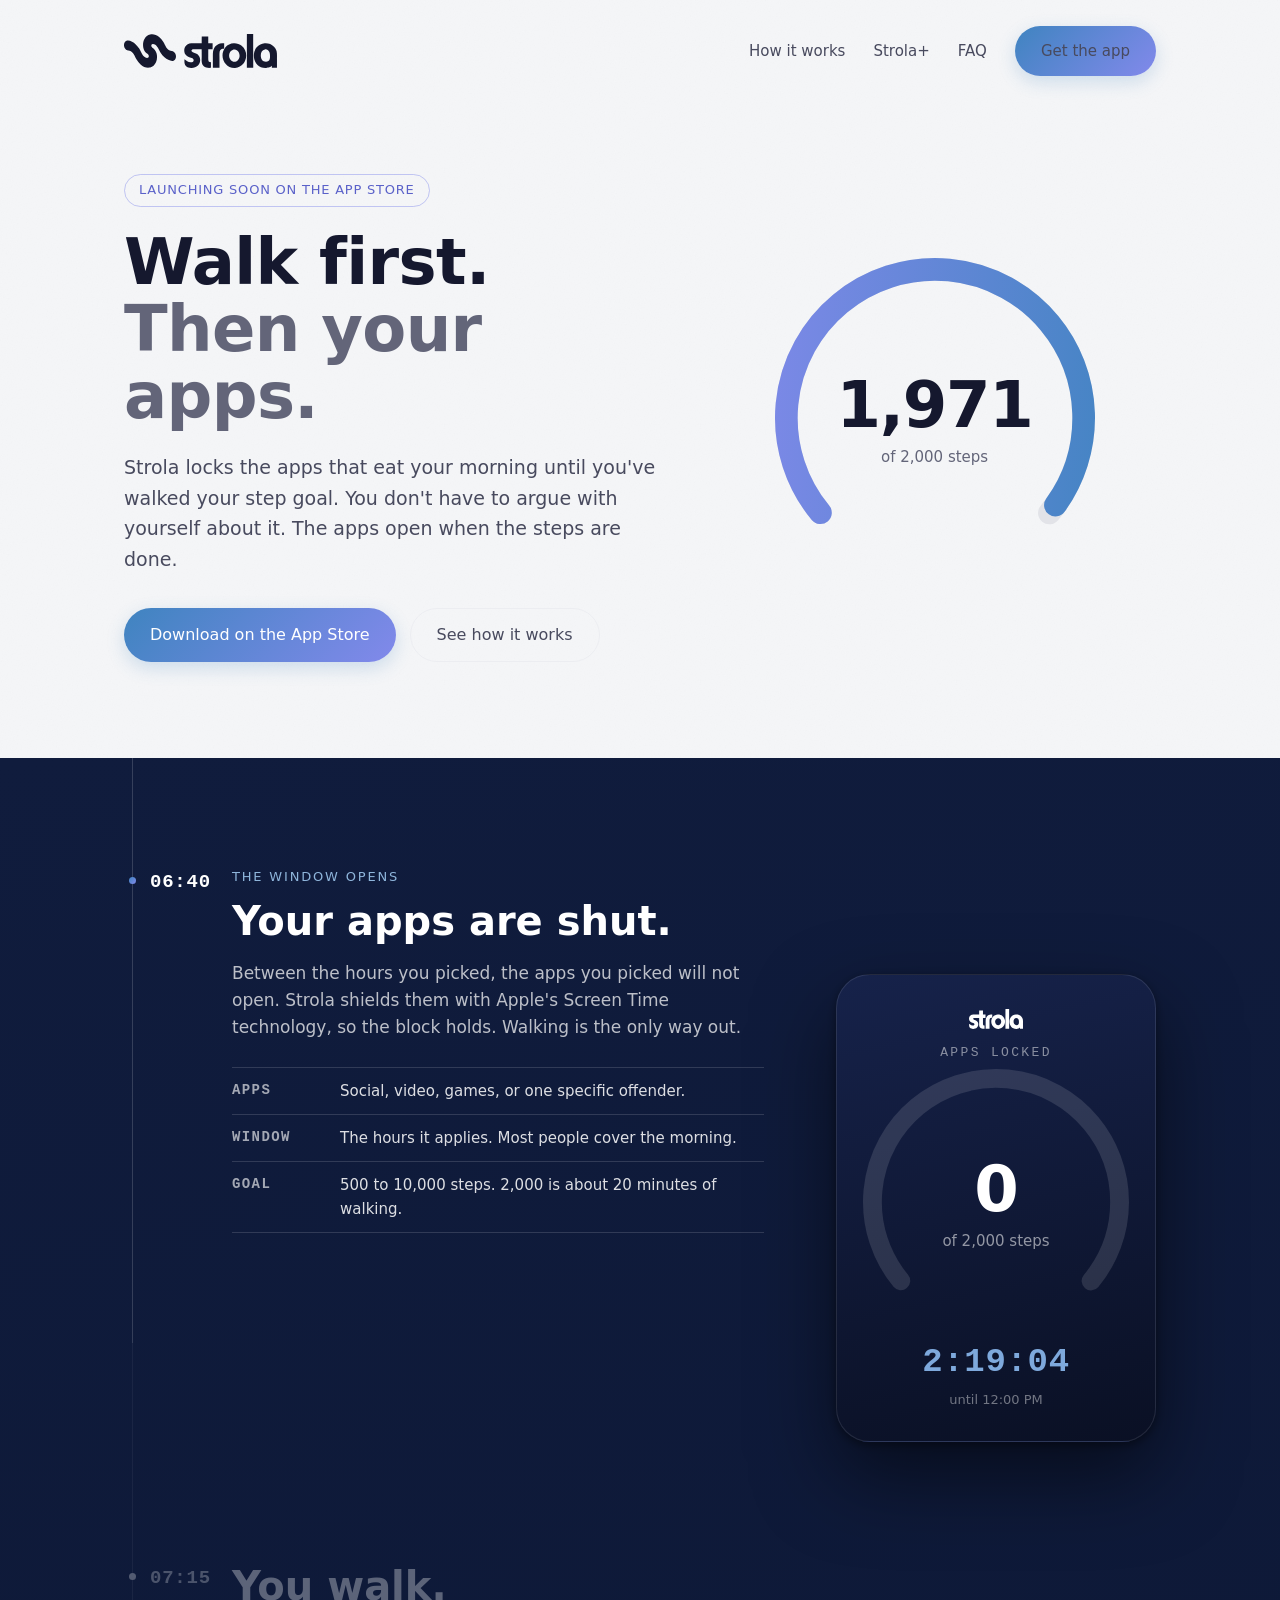
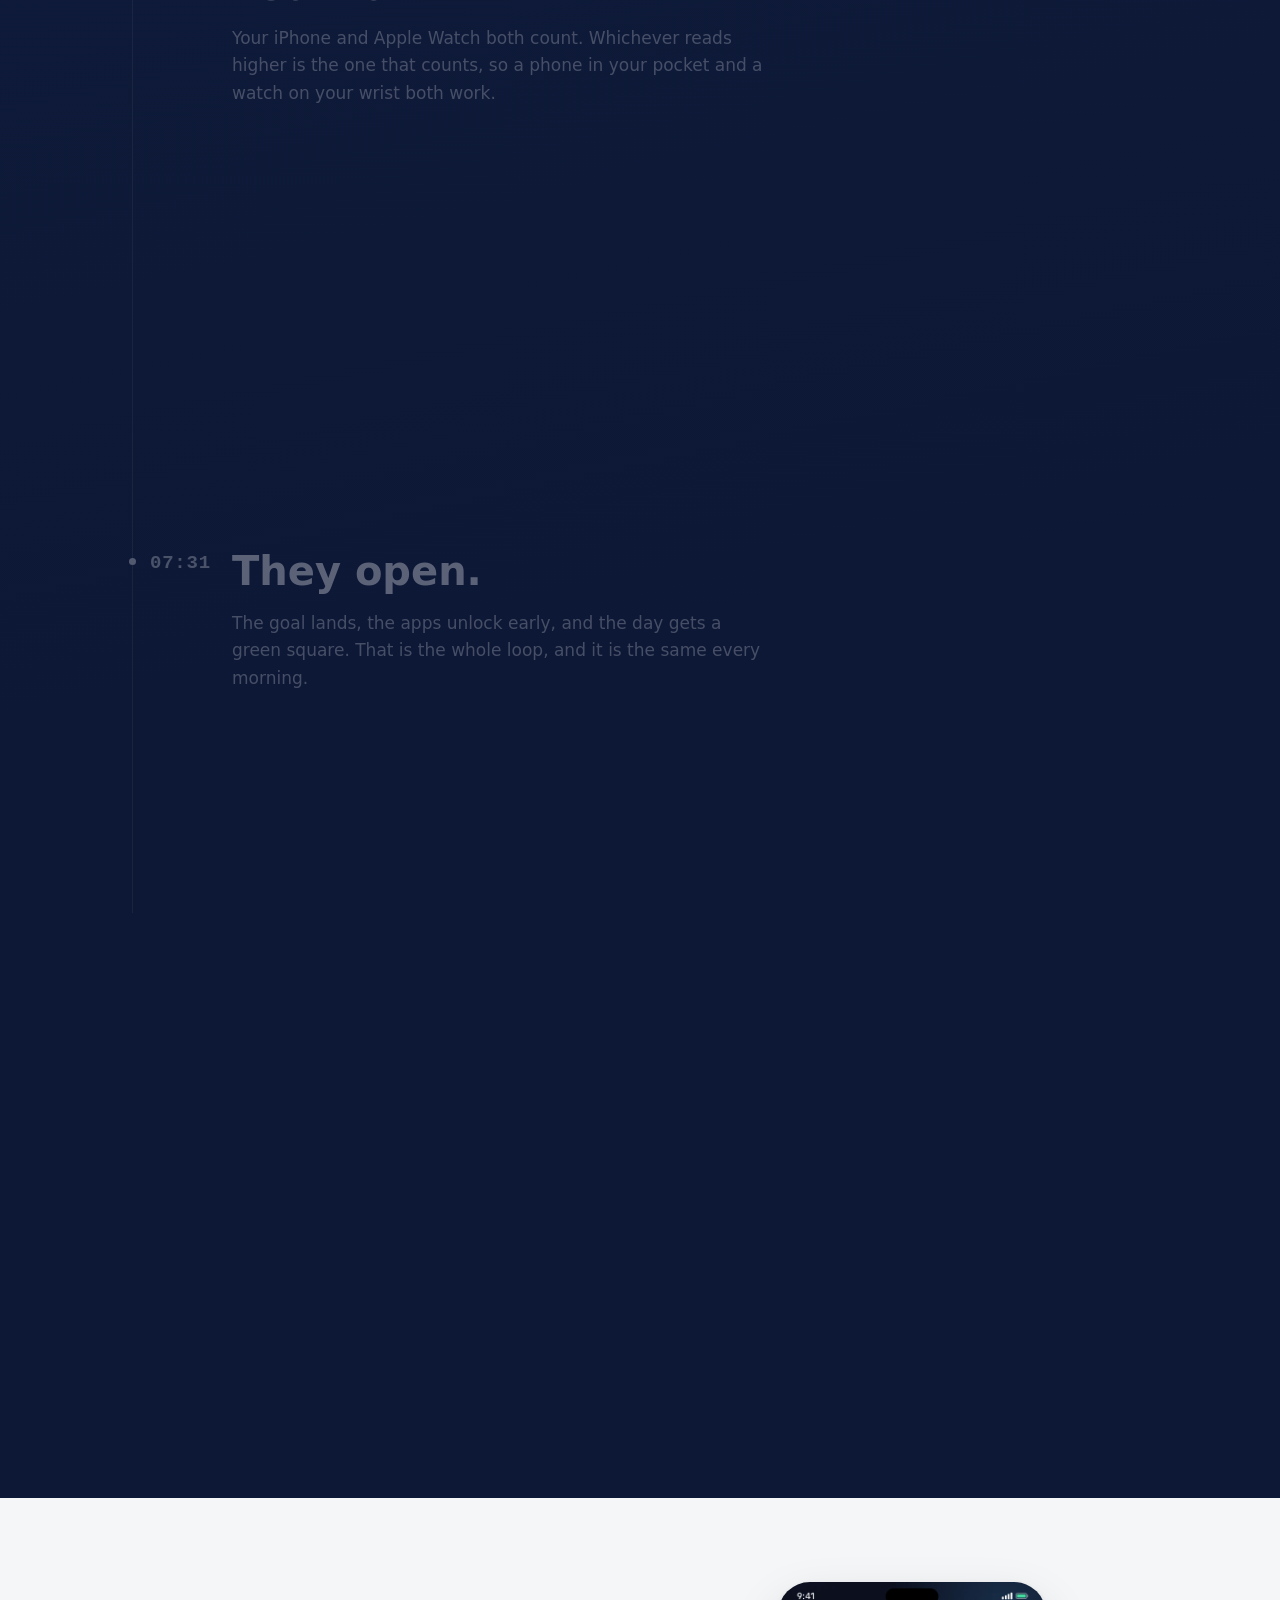
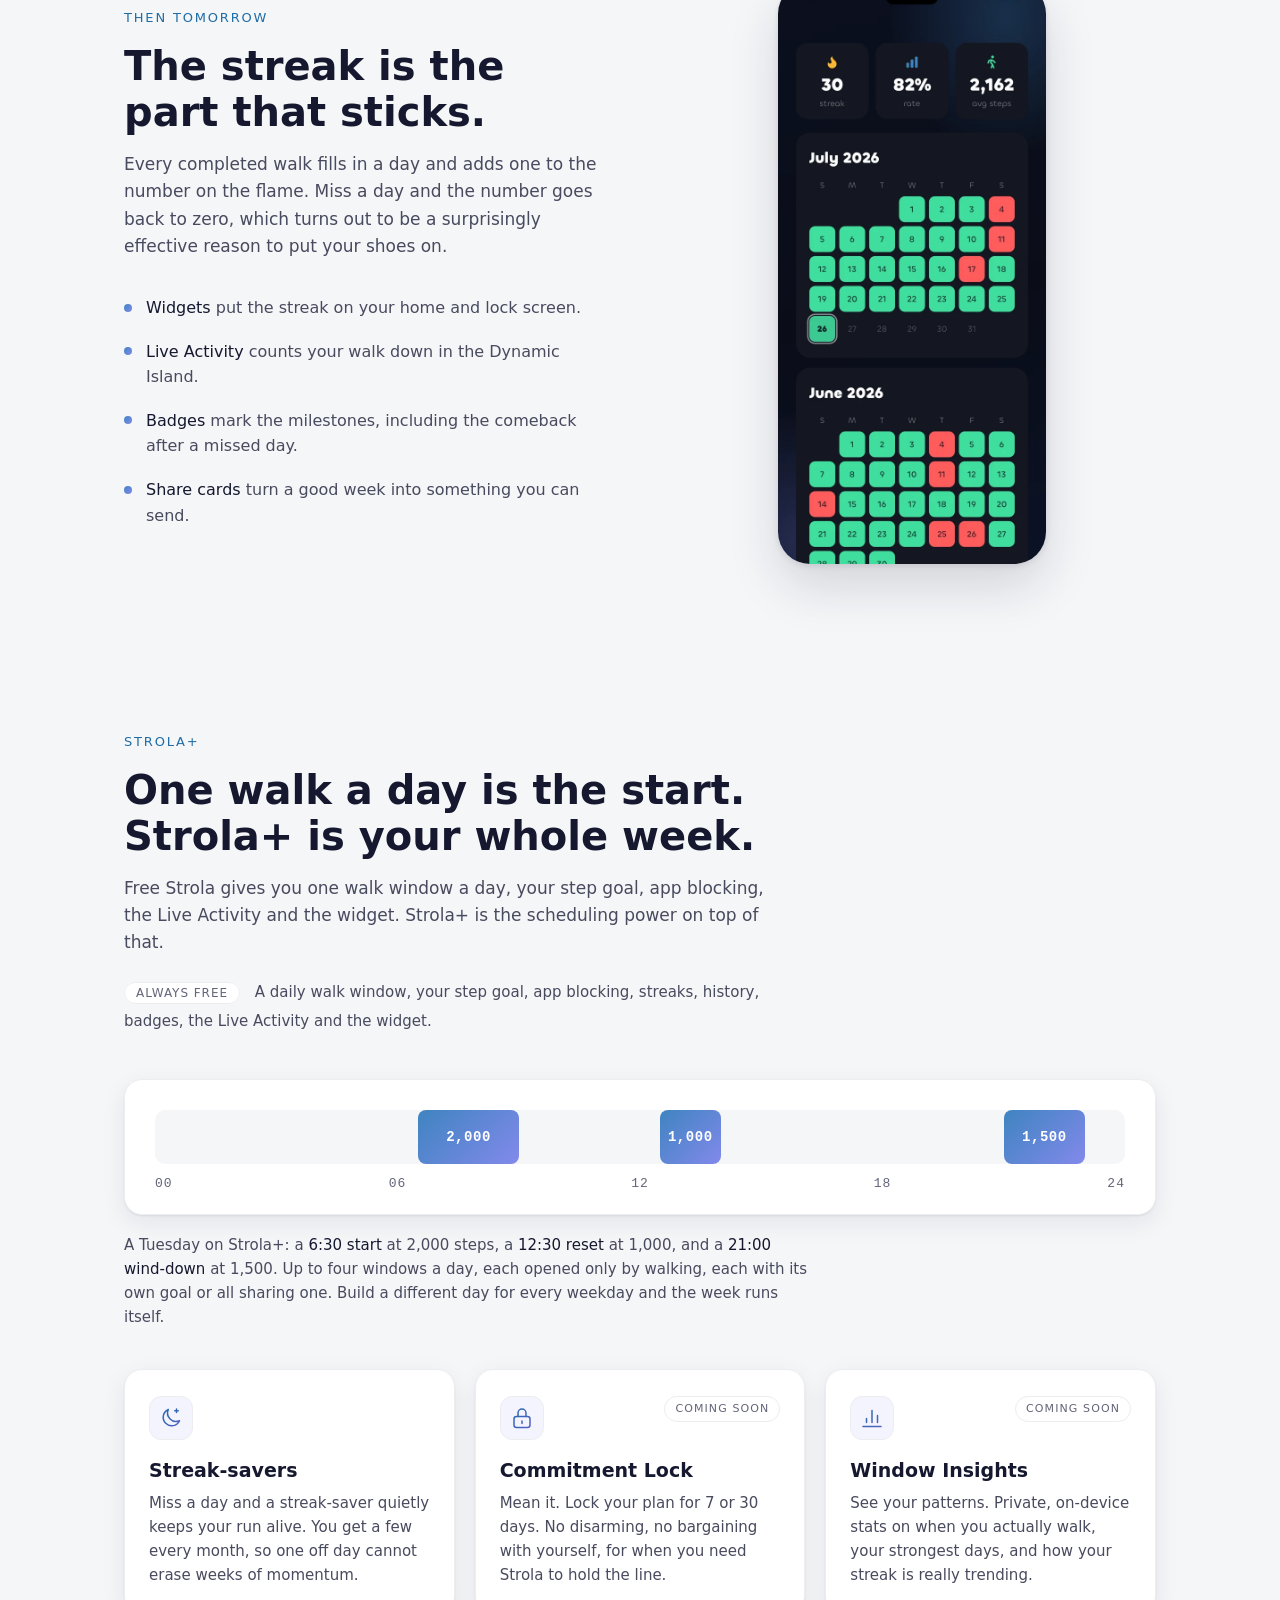
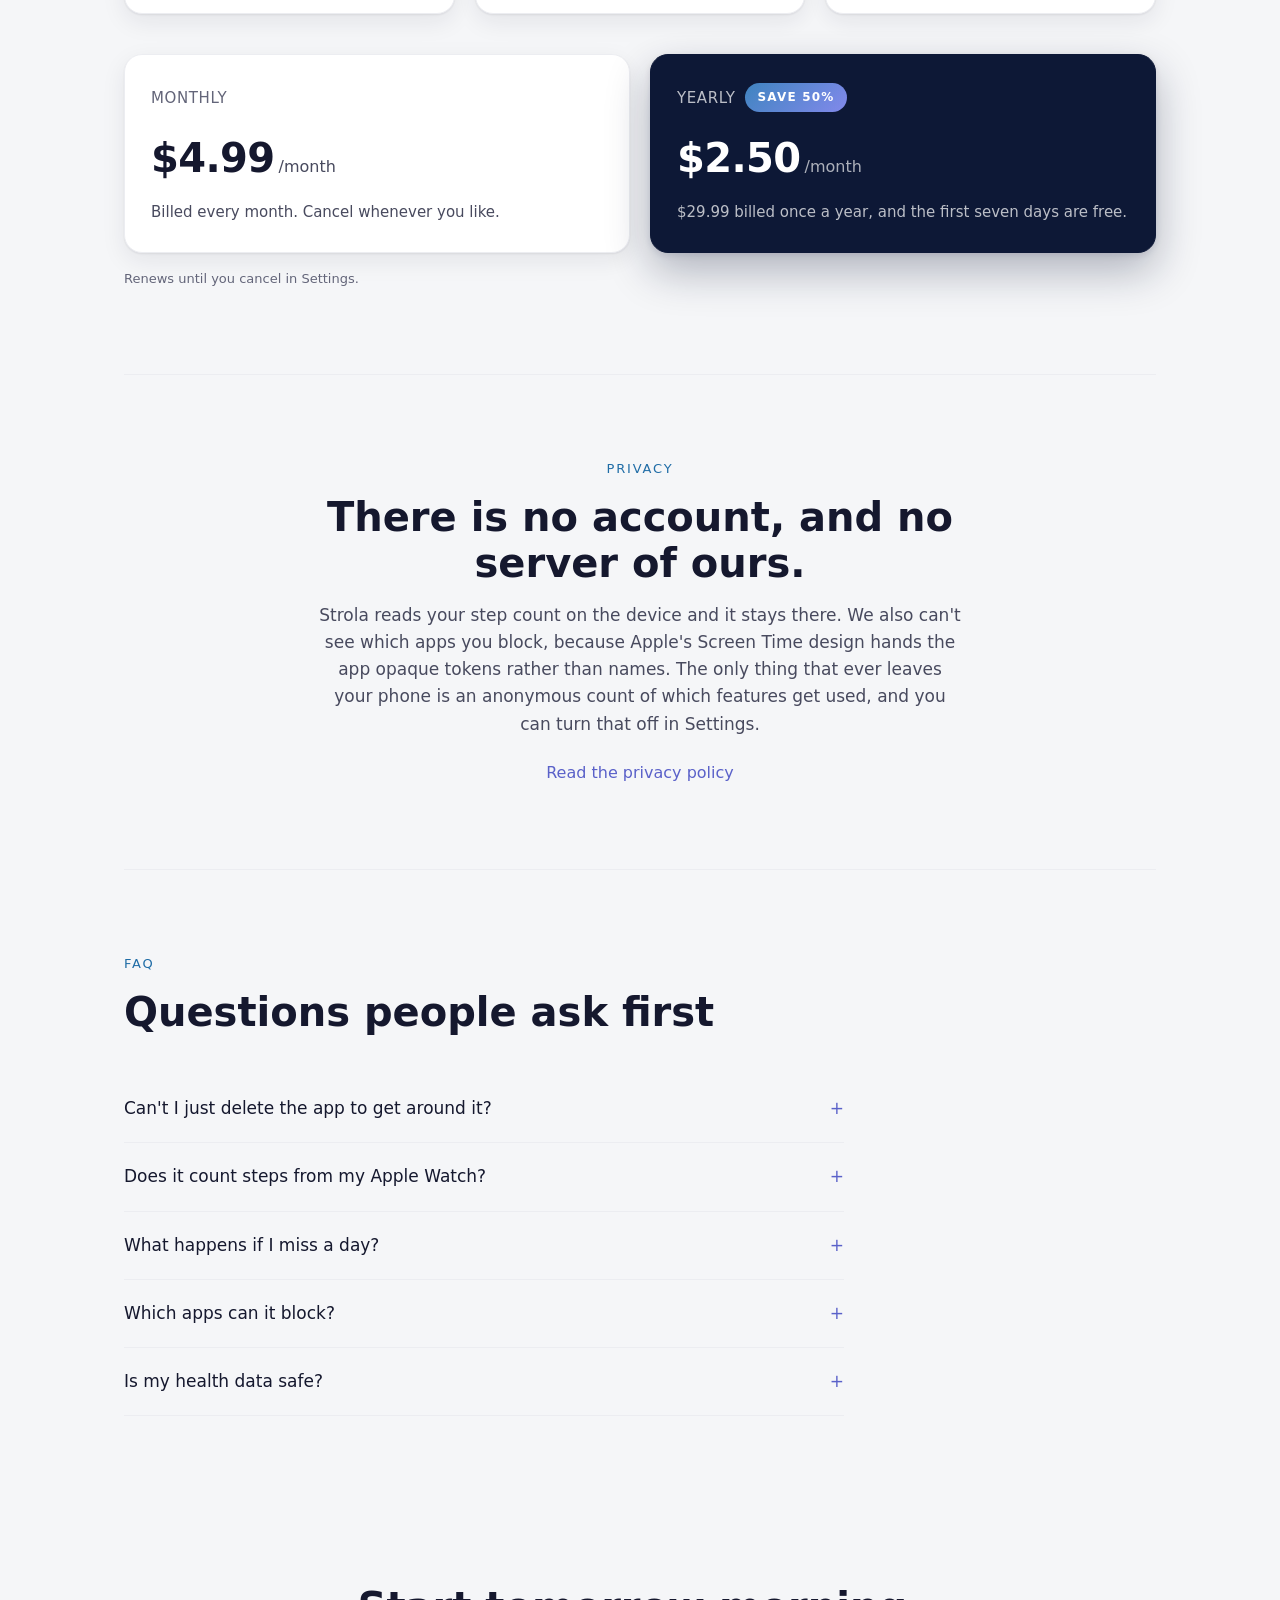
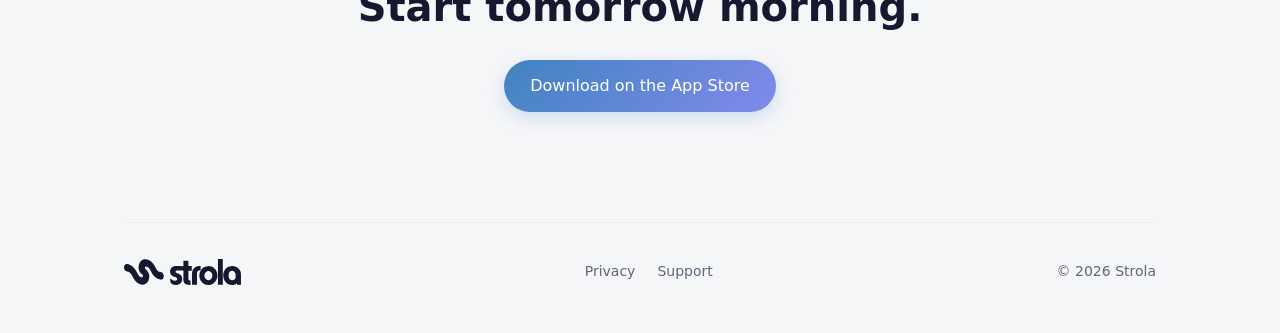
<file: index.html>
<!DOCTYPE html>
<html lang="en">
<head>
  <meta charset="utf-8">
  <meta name="viewport" content="width=device-width, initial-scale=1">
  <title>Strola: Walk first. Then your apps.</title>
  <meta name="description" content="Strola locks your distracting apps until you've walked your daily step goal. You choose which apps, and how many steps. Then you go outside.">
  <meta property="og:title" content="Strola: Walk first. Then your apps.">
  <meta property="og:description" content="An app blocker that opens when you walk. Set a step goal, and your apps stay shut until you hit it.">
  <meta property="og:url" content="https://strola.app">
  <meta property="og:type" content="website">
  <link rel="icon" href="assets/favicon.svg" type="image/svg+xml">
  <link rel="icon" href="assets/favicon-32.png" sizes="32x32" type="image/png">
  <link rel="icon" href="assets/favicon-180.png" sizes="180x180" type="image/png">
  <!-- Square on purpose. iOS masks touch icons itself, so a pre-rounded one
       gets rounded twice and shows corner artifacts. -->
  <link rel="apple-touch-icon" href="assets/icon-180.png">
  <link rel="preconnect" href="https://api.fontshare.com" crossorigin>
  <!-- Chillax carries the voice; Khand carries every clock time and step
       figure. The pairing is a width contrast, condensed against wide, which
       is why a second grotesque would have added nothing. -->
  <link href="https://api.fontshare.com/v2/css?f[]=chillax@400,500,600&f[]=khand@500,600&display=swap" rel="stylesheet">
  <meta name="theme-color" content="#F5F6F8">
  <link rel="stylesheet" href="style.css?v=33">
  <script>
    document.documentElement.classList.add("js");
    /* 50vw counts the scrollbar, so a calc(50% - 50vw) full-bleed overshoots
       the viewport by exactly one scrollbar width. body's overflow-x: hidden
       clips it, but iOS still rubber-bands sideways on a document that is
       wider than its viewport. Measuring the gutter and handing it to CSS
       cancels the overshoot instead of hiding it.

       Measured after layout, not here: in the head the document has not been
       laid out, so clientWidth still equals innerWidth and the gutter reads 0.
       Re-measured on resize because the scrollbar appears and disappears. */
    (function () {
      var root = document.documentElement;
      function gutter() {
        var w = window.innerWidth - root.clientWidth;
        root.style.setProperty("--sbw", (w > 0 ? w : 0) + "px");
      }
      if (document.readyState === "loading") {
        document.addEventListener("DOMContentLoaded", gutter);
      } else {
        gutter();
      }
      window.addEventListener("resize", gutter);
    })();
  </script>
</head>
<body>
  <!-- Ships hidden and is revealed by the inline script at the foot of the
       page. With JS disabled it never appears, so it can never strand anyone
       behind a blank overlay. -->
  <div class="splash" id="splash" aria-hidden="true" hidden>
    <div class="splash-stage">
      <span class="splash-word"></span>
      <span class="splash-mark"></span>
    </div>
  </div>

  <div class="atmosphere" aria-hidden="true"></div>

  <div class="wrap">
    <header class="nav">
      <a class="brand" href="/" aria-label="Strola home"></a>
      <nav class="nav-links" aria-label="Site">
        <a href="#how">How it works</a>
        <a href="#plus">Strola+</a>
        <a href="#faq">FAQ</a>
        <!-- Swap href for the App Store link at launch. -->
        <a class="btn btn-primary" href="#" data-appstore>Get the app</a>
      </nav>
    </header>

    <main>
      <section class="hero">
        <div>
          <span class="chip">Launching soon on the App&nbsp;Store</span>
          <h1>Walk first.<br><span class="then">Then your apps.</span></h1>
          <p class="lede">
            Strola locks the apps that eat your morning until you've walked your
            step goal. You don't have to argue with yourself about it. The apps
            open when the steps are done.
          </p>
          <div class="hero-ctas">
            <a class="btn btn-primary" href="#" data-appstore>Download on the App&nbsp;Store</a>
            <a class="btn btn-ghost" href="#how">See how it works</a>
          </div>
        </div>

        <!-- The app's step dial, rebuilt in SVG. Geometry matches
             ProgressRingView .dial exactly: 0.72 of the circle, r=118,
             18pt stroke, round caps, rotated 140.4deg. -->
        <div class="dial-stage">
          <!-- data-dial-* rather than ids: the same component runs twice on
               this page, here on a timer and in the scene on scroll. -->
          <div class="dial" id="hero-dial" role="img"
               aria-label="A step dial filling from zero to a 2,000 step goal.">
            <svg viewBox="0 0 254 254" aria-hidden="true">
              <defs>
                <linearGradient id="ramp" x1="0" y1="0" x2="1" y2="1">
                  <stop offset="0" stop-color="#3F84C0"/>
                  <stop offset="1" stop-color="#8289EB"/>
                </linearGradient>
              </defs>
              <g transform="rotate(140.4 127 127)" fill="none"
                 stroke-width="18" stroke-linecap="round">
                <circle class="track" cx="127" cy="127" r="118"
                        stroke-dasharray="533.82 741.42"/>
                <circle class="progress" data-dial-arc cx="127" cy="127" r="118"
                        stroke="url(#ramp)"/>
              </g>
            </svg>
            <div class="dial-readout">
              <!-- Count and check share one grid cell so swapping them causes
                   no layout shift. -->
              <span class="dial-figure">
                <span class="dial-count" data-dial-count>0</span>
                <svg class="dial-check" viewBox="0 0 48 48" aria-hidden="true">
                  <circle class="dial-check-disc" cx="24" cy="24" r="22"/>
                  <path class="dial-check-tick" d="M14 24.5 L21 31.5 L34 16.5"
                        pathLength="1"/>
                </svg>
              </span>
              <span class="dial-goal" data-dial-goal>of 2,000 steps</span>
            </div>
          </div>
        </div>
      </section>

      <!-- ── The walk scrubber ────────────────────────────────────────────
           The two sections this replaced could not stay separate: the stage is
           position: sticky, and sticky cannot span siblings. One scene, three
           moments scrolling past one stage.

           The lock screen is rebuilt in HTML rather than screenshotted because
           the dial has to move. A screenshot's dial is baked into the raster,
           and overlaying a live one would mean patching over the printed step
           count on a gradient. It reuses the same .dial component as the hero,
           whose geometry is copied from ProgressRingView. -->

      <section class="scene" id="how"
               aria-label="One morning with Strola, from locked to unlocked.">
        <div class="scene-grid">
          <div class="scene-track">

            <article class="moment">
              <p class="mark">06:40</p>
              <div class="moment-body">
                <p class="eyebrow">The window opens</p>
                <h2>Your apps are shut.</h2>
                <p class="section-lede">
                  Between the hours you picked, the apps you picked will not
                  open. Strola shields them with Apple's Screen Time technology,
                  so the block holds. Walking is the only way out.
                </p>
                <dl class="setup">
                  <div><dt>Apps</dt><dd>Social, video, games, or one specific offender.</dd></div>
                  <div><dt>Window</dt><dd>The hours it applies. Most people cover the morning.</dd></div>
                  <div><dt>Goal</dt><dd>500 to 10,000 steps. 2,000 is about 20 minutes of walking.</dd></div>
                </dl>
              </div>
            </article>

            <article class="moment">
              <p class="mark">07:15</p>
              <div class="moment-body">
                <h2>You walk.</h2>
                <p class="section-lede">
                  Your iPhone and Apple Watch both count. Whichever reads higher
                  is the one that counts, so a phone in your pocket and a watch
                  on your wrist both work.
                </p>
              </div>
            </article>

            <article class="moment">
              <p class="mark">07:31</p>
              <div class="moment-body">
                <h2>They open.</h2>
                <p class="section-lede">
                  The goal lands, the apps unlock early, and the day gets a
                  green square. That is the whole loop, and it is the same every
                  morning.
                </p>
              </div>
            </article>

          </div>

          <div class="scene-stage">
            <!-- Decorative: every number in here is also stated in the copy
                 beside it, so a screen reader loses nothing by skipping it. -->
            <div class="lockscreen" id="lockscreen" aria-hidden="true">
              <span class="ls-brand"></span>
              <p class="ls-tag">Apps locked</p>

              <div class="dial" id="scene-dial">
                <svg viewBox="0 0 254 254" aria-hidden="true">
                  <g transform="rotate(140.4 127 127)" fill="none"
                     stroke-width="18" stroke-linecap="round">
                    <circle class="track" cx="127" cy="127" r="118"
                            stroke-dasharray="533.82 741.42"/>
                    <circle class="progress" data-dial-arc cx="127" cy="127" r="118"
                            stroke="url(#ramp)"/>
                  </g>
                </svg>
                <div class="dial-readout">
                  <span class="dial-figure">
                    <span class="dial-count" data-dial-count>0</span>
                    <svg class="dial-check" viewBox="0 0 48 48" aria-hidden="true">
                      <circle class="dial-check-disc" cx="24" cy="24" r="22"/>
                      <path class="dial-check-tick" d="M14 24.5 L21 31.5 L34 16.5"
                            pathLength="1"/>
                    </svg>
                  </span>
                  <span class="dial-goal" data-dial-goal>of 2,000 steps</span>
                </div>
              </div>

              <p class="ls-countdown" id="ls-countdown">2:19:04</p>
              <p class="ls-until">until 12:00 PM</p>
            </div>
          </div>
        </div>
      </section>

      <section id="streak">
        <div class="split">
          <div>
            <p class="eyebrow">Then tomorrow</p>
            <h2>The streak is the part that sticks.</h2>
            <p class="section-lede">
              Every completed walk fills in a day and adds one to the number on
              the flame. Miss a day and the number goes back to zero, which
              turns out to be a surprisingly effective reason to put your shoes
              on.
            </p>
            <ul class="feature-list">
              <li><strong>Widgets</strong> put the streak on your home and lock screen.</li>
              <li><strong>Live Activity</strong> counts your walk down in the Dynamic Island.</li>
              <li><strong>Badges</strong> mark the milestones, including the comeback after a missed day.</li>
              <li><strong>Share cards</strong> turn a good week into something you can send.</li>
            </ul>
          </div>
          <!-- The real History screen, not a CSS diagram of one. A bare grid of
               coloured squares sat 400px from a screenshot containing the same
               calendar and lost badly. -->
          <figure class="phone reveal">
            <img src="assets/history.webp" width="600" height="1304" loading="lazy" decoding="async"
                 alt="History: a thirty day streak, 82 percent completion, 2,162 average steps, and a calendar of met and missed days.">
          </figure>
        </div>
      </section>

      <section id="plus">
        <!-- One gradient, six icons. Declared once so the set can't drift.
             userSpaceOnUse is load-bearing: the default objectBoundingBox makes
             a flat horizontal or vertical stroke a zero-area box, and those
             paths then don't paint at all. The deepened -ink variants are used
             here for the same contrast reason the tick marks use them. -->
        <svg width="0" height="0" aria-hidden="true" focusable="false" style="position:absolute">
          <defs>
            <linearGradient id="plusgrad" gradientUnits="userSpaceOnUse"
                            x1="0" y1="0" x2="24" y2="24">
              <stop offset="0%" stop-color="#1f6ca6"/>
              <stop offset="100%" stop-color="#5a61c9"/>
            </linearGradient>
          </defs>
        </svg>

        <p class="eyebrow">Strola+</p>
        <h2>One walk a day is the start. Strola+ is your whole week.</h2>
        <p class="section-lede">
          Free Strola gives you one walk window a day, your step goal, app
          blocking, the Live Activity and the widget. Strola+ is the scheduling
          power on top of that.
        </p>

        <p class="free-line">
          <span class="free-tag">Always free</span>
          A daily walk window, your step goal, app blocking, streaks, history,
          badges, the Live Activity and the widget.
        </p>

        <!-- ── The day bar ──────────────────────────────────────────────────
             The signature. One day, midnight to midnight, with the blocked
             windows painted on it. This is the product's own data model: a
             StrolaWindow is a start, an end and a goal. It replaces the three
             cards that used to describe multiple windows, per-weekday plans
             and per-window goals, because showing one real Tuesday says all
             three at once. -->
        <figure class="daybar-wrap reveal">
          <div class="daybar" aria-hidden="true">
            <div class="daybar-track">
              <span class="win" style="--from:27.08%; --span:10.42%">
                <span class="win-goal">2,000</span>
              </span>
              <span class="win" style="--from:52.08%; --span:6.25%">
                <span class="win-goal">1,000</span>
              </span>
              <span class="win" style="--from:87.5%; --span:8.33%">
                <span class="win-goal">1,500</span>
              </span>
            </div>
            <div class="daybar-hours">
              <span style="--at:0%">00</span>
              <span style="--at:25%">06</span>
              <span style="--at:50%">12</span>
              <span style="--at:75%">18</span>
              <span style="--at:100%">24</span>
            </div>
          </div>
          <figcaption>
            A Tuesday on Strola+: a <strong>6:30 start</strong> at 2,000 steps,
            a <strong>12:30 reset</strong> at 1,000, and a
            <strong>21:00 wind-down</strong> at 1,500. Up to four windows a day,
            each opened only by walking, each with its own goal or all sharing
            one. Build a different day for every weekday and the week runs
            itself.
          </figcaption>
        </figure>

        <div class="plus-grid">
          <article class="plus-card reveal" style="--i:0">
            <span class="icon-tile" aria-hidden="true">
              <svg viewBox="0 0 24 24" width="24" height="24" fill="none"
                   stroke="url(#plusgrad)" stroke-width="1.5"
                   stroke-linecap="round" stroke-linejoin="round">
                <path d="M20.5 14.7A8.5 8.5 0 0 1 9.3 3.5a8.5 8.5 0 1 0 11.2 11.2Z"/>
                <path d="M17.5 3v3.5M15.75 4.75h3.5"/>
              </svg>
            </span>
            <h3>Streak-savers</h3>
            <p>Miss a day and a streak-saver quietly keeps your run alive. You
               get a few every month, so one off day cannot erase weeks of
               momentum.</p>
          </article>

          <article class="plus-card reveal" style="--i:1">
            <span class="soon">Coming soon</span>
            <span class="icon-tile" aria-hidden="true">
              <svg viewBox="0 0 24 24" width="24" height="24" fill="none"
                   stroke="url(#plusgrad)" stroke-width="1.5"
                   stroke-linecap="round" stroke-linejoin="round">
                <rect x="4" y="10.5" width="16" height="11" rx="2.5"/>
                <path d="M8 10.5V7a4 4 0 0 1 8 0v3.5"/>
                <path d="M12 15v2.5"/>
              </svg>
            </span>
            <h3>Commitment Lock</h3>
            <p>Mean it. Lock your plan for 7 or 30 days. No disarming, no
               bargaining with yourself, for when you need Strola to hold the
               line.</p>
          </article>

          <article class="plus-card reveal" style="--i:2">
            <span class="soon">Coming soon</span>
            <span class="icon-tile" aria-hidden="true">
              <svg viewBox="0 0 24 24" width="24" height="24" fill="none"
                   stroke="url(#plusgrad)" stroke-width="1.5"
                   stroke-linecap="round" stroke-linejoin="round">
                <path d="M3 20.5h18"/>
                <path d="M6.5 16.5v-4M12 16.5V4.5M17.5 16.5v-7"/>
              </svg>
            </span>
            <h3>Window Insights</h3>
            <p>See your patterns. Private, on-device stats on when you actually
               walk, your strongest days, and how your streak is really
               trending.</p>
          </article>
        </div>

        <!-- Both prices are quoted per month so the halving is visible before
             anyone reads the badge. The yearly card carries the real billing
             line underneath so the per-month figure is never a bait. -->
        <div class="pricing">
          <div class="tier-card reveal" style="--i:0">
            <p class="tier-name">Monthly</p>
            <p class="tier-price"><strong>$4.99</strong><span>/month</span></p>
            <p class="tier-note">Billed every month. Cancel whenever you like.</p>
          </div>

          <div class="tier-card featured reveal" style="--i:1">
            <p class="tier-name">Yearly <span class="save">Save 50%</span></p>
            <p class="tier-price"><strong>$2.50</strong><span>/month</span></p>
            <p class="tier-note">
              $29.99 billed once a year, and the first seven days are free.
            </p>
          </div>
        </div>
        <p class="fine pricing-fine">Renews until you cancel in Settings.</p>
      </section>

      <section class="privacy-strip">
        <p class="eyebrow">Privacy</p>
        <h2>There is no account, and no server of ours.</h2>
        <p class="section-lede">
          Strola reads your step count on the device and it stays there. We also
          can't see which apps you block, because Apple's Screen Time design
          hands the app opaque tokens rather than names. The only thing that
          ever leaves your phone is an anonymous count of which features get
          used, and you can turn that off in Settings.
        </p>
        <p style="margin-top:22px"><a href="/privacy">Read the privacy policy</a></p>
      </section>

      <section id="faq">
        <p class="eyebrow">FAQ</p>
        <h2>Questions people ask first</h2>
        <div class="faq">
          <details>
            <summary>Can't I just delete the app to get around it?</summary>
            <p>You could. Strola is a commitment device and it does not pretend
               otherwise. What tends to happen is that deleting the app takes
               more effort than the walk does, especially with a streak on the
               line, so most of the time people just go outside.</p>
          </details>
          <details>
            <summary>Does it count steps from my Apple Watch?</summary>
            <p>Yes. Strola reads steps from your iPhone's motion sensors and from
               Apple Health, which includes your Watch. Whichever source reports
               more is the one that counts, so a walk with the phone in your
               pocket and a walk with only the Watch both work.</p>
          </details>
          <details>
            <summary>What happens if I miss a day?</summary>
            <p>The day shows up on your calendar as a miss and the streak resets.
               There is a badge for the comeback, which helps more than you would
               expect. Either way your apps unlock when the window ends. Strola
               will not lock you out all day.</p>
          </details>
          <details>
            <summary>Which apps can it block?</summary>
            <p>Any app, category, or website you pick in Apple's Screen Time
               picker. Strola never sees the list itself, because Apple keeps
               that private by design.</p>
          </details>
          <details>
            <summary>Is my health data safe?</summary>
            <p>Your step counts are read on the device and are never transmitted
               anywhere. There is no server and no account. The
               <a href="/privacy">privacy policy</a> has the full detail.</p>
          </details>
        </div>
      </section>

      <section class="closing">
        <h2>Start tomorrow morning.</h2>
        <a class="btn btn-primary" href="#" data-appstore>Download on the App&nbsp;Store</a>
      </section>
    </main>

    <footer>
      <span class="brand" role="img" aria-label="Strola"></span>
      <nav aria-label="Legal">
        <a href="/privacy">Privacy</a>
        <a href="mailto:support@strola.app">Support</a>
      </nav>
      <span class="fine">© 2026 Strola</span>
    </footer>
  </div>

  <script>
    (function () {
      var reduced = window.matchMedia("(prefers-reduced-motion: reduce)").matches;

      /* ── Splash ──────────────────────────────────────────────────────
         Once per session, so clicking through to /privacy and back does
         not replay it. The overlay ships hidden; revealing it here means
         a visitor with JS off never sees it and can never be trapped. */
      var splash = document.getElementById("splash");
      if (splash) {
        var seen = false;
        try { seen = sessionStorage.getItem("strola.splash") === "1"; } catch (e) {}

        if (seen || reduced) {
          splash.remove();
        } else {
          splash.hidden = false;
          try { sessionStorage.setItem("strola.splash", "1"); } catch (e) {}

          var dismissed = false;
          var dismiss = function () {
            if (dismissed) return;
            dismissed = true;
            splash.classList.add("done");
            setTimeout(function () { splash.remove(); }, 400);
          };
          // The animation runs 1.84s. Wait for load as well, but never past
          // the cap: a stalled font or image must not hold the page hostage.
          var elapsed = function () { dismiss(); };
          setTimeout(elapsed, 2000);
          window.addEventListener("load", function () {
            setTimeout(elapsed, 1840);
          });
        }
      }

      /* ── The dial ────────────────────────────────────────────────────
         One component, two instances: the hero runs it on a timer, the
         scene runs it on scroll position. Geometry is copied from the
         app's ProgressRingView. */
      var GOAL = 2000;
      var SWEEP = 533.82;      // 0.72 of the 741.42 circumference

      function makeDial(root) {
        if (!root) return null;
        var arc = root.querySelector("[data-dial-arc]");
        var count = root.querySelector("[data-dial-count]");
        var goal = root.querySelector("[data-dial-goal]");
        if (!arc || !count || !goal) return null;

        var goalLabel = goal.textContent;
        var lastStep = null;
        var wasDone = null;

        return {
          el: root,
          paint: function (p) {
            arc.style.strokeDashoffset = (SWEEP * (1 - p)).toFixed(2);
            // Formatting a number allocates a string; skip it when the
            // rendered value has not actually changed. On a scroll-driven
            // dial this fires on most frames.
            var step = Math.round(GOAL * p);
            if (step !== lastStep) {
              lastStep = step;
              count.textContent = step.toLocaleString();
            }
          },
          setDone: function (on) {
            if (on === wasDone) return;  // only touch the DOM on the transition
            wasDone = on;
            root.classList.toggle("done", on);
            goal.textContent = on ? "Apps unlocked" : goalLabel;
          }
        };
      }

      /* ── Hero dial ───────────────────────────────────────────────────
         Counts to the goal, holds, then resets. The old hero looped
         before it ever reached the goal, which showed the product
         failing to do the one thing it does. */
      var hero = makeDial(document.getElementById("hero-dial"));

      if (hero) {
        var dial = hero.el;
        var paint = hero.paint;
        var setDone = hero.setDone;

        var CLIMB = 3400;      // fill
        var CELEBRATE = 700;   // arc turns green, check draws in
        var HOLD = 3200;       // parked on the completed state
        var FADE = 1500;       // whole dial fades out
        var RESTORE = 1100;    // back at zero, fades in
        var CYCLE = CLIMB + CELEBRATE + HOLD + FADE + RESTORE;

        if (reduced) {
          paint(1);
          setDone(true);       // rest on the payoff, no motion
        } else {
          var start = null;
          var easeOut = function (x) { return 1 - Math.pow(1 - x, 3); };

          var tick = function (now) {
            if (start === null) start = now;
            var t = (now - start) % CYCLE;

            if (t < CLIMB) {
              paint(easeOut(t / CLIMB));
              setDone(false);
              dial.style.opacity = 1;
            } else if (t < CLIMB + CELEBRATE + HOLD) {
              paint(1);
              setDone(true);
              dial.style.opacity = 1;
            } else if (t < CLIMB + CELEBRATE + HOLD + FADE) {
              // Fade the completed state out rather than running the fill
              // backwards. Un-counting reads as un-walking, which is the
              // opposite of the thing being demonstrated.
              paint(1);
              dial.style.opacity = 1 - (t - CLIMB - CELEBRATE - HOLD) / FADE;
            } else {
              paint(0);
              setDone(false);
              dial.style.opacity = (t - CLIMB - CELEBRATE - HOLD - FADE) / RESTORE;
            }
            requestAnimationFrame(tick);
          };
          requestAnimationFrame(tick);
        }
      }

      /* ── The walk scrubber ───────────────────────────────────────────
         Scroll position through the scene is the walk. Drag the page and
         the steps climb, the dial fills, the rail follows, and at the
         goal the room brightens around the still-dark phone.

         Scroll-linked, not scroll-triggered: p is recomputed from the
         scroll offset every frame, so it runs backwards when you scroll
         up. The reveals below are the triggered kind and fire once. */
      var scene = document.getElementById("how");
      var sceneDial = makeDial(document.getElementById("scene-dial"));

      if (scene && sceneDial && !reduced) {
        var stage = scene.querySelector(".scene-stage");
        var moments = [].slice.call(scene.querySelectorAll(".moment"));
        var clock = document.getElementById("ls-countdown");
        var START_SECONDS = 2 * 3600 + 19 * 60 + 4;   // the 2:19:04 on the card
        /* The countdown is time left in the window, not a progress bar, so it
           must not land on zero. Zero would say the window closed on you; the
           story is that you finished with most of it still to spare. */
        var END_SECONDS = 38 * 60 + 56;

        /* The walk does not start until the walking beat does. A single linear
           ramp across the whole scene meant the dial read 600 steps while the
           copy beside it still said "Your apps are shut", which is the flow
           breaking in the most literal way available. The dial now holds at
           zero through the locked beat, climbs only while "You walk" is the
           live moment, and finishes before "They open" arrives. */
        var WALK_FROM = 0.30;   // dial leaves zero
        var WALK_TO   = 0.70;   // dial reaches the goal
        var UNLOCK    = 0.72;   // arc turns green, room starts lifting

        var top = 0, span = 1, centres = [];
        // Layout is read here and only here. Reading it inside the scroll
        // handler would force a reflow on every event.
        var measure = function () {
          var box = scene.getBoundingClientRect();
          top = box.top + window.scrollY;
          span = Math.max(scene.offsetHeight - window.innerHeight, 1);
          // Each moment's centre in document space. Activation is derived from
          // these rather than from hand-authored numbers, so it cannot drift
          // out of step with the layout when copy, fonts or the viewport
          // change. That drift was the other half of the flow problem.
          centres = moments.map(function (m) {
            var r = m.getBoundingClientRect();
            return r.top + window.scrollY + r.height / 2;
          });
        };

        var lastP = -1, lastClock = null, lastActive = -1;
        var easeOutWalk = function (x) { return 1 - Math.pow(1 - x, 2); };

        var render = function () {
          var p = (window.scrollY - top) / span;
          p = p < 0 ? 0 : p > 1 ? 1 : p;
          if (Math.abs(p - lastP) < 0.0005) return;
          lastP = p;

          // Walk progress, not scroll progress.
          var walk = (p - WALK_FROM) / (WALK_TO - WALK_FROM);
          walk = walk < 0 ? 0 : walk > 1 ? 1 : walk;
          sceneDial.paint(easeOutWalk(walk));
          sceneDial.setDone(p >= UNLOCK);

          // The rail still fills across the whole scene: it is the reader's
          // progress through the story, not the walker's progress to the goal.
          scene.style.setProperty("--p", p.toFixed(4));
          // Text and hairlines cannot ride --p: they have to flip from light
          // on navy to dark on paper, and a half-mixed grey is unreadable
          // against both. A class with a transition crossfades them instead.
          scene.classList.toggle("is-lit", p >= UNLOCK + 0.02);

          // The countdown tracks the walk, so it holds while the locked copy
          // is being read instead of draining behind it.
          if (clock) {
            var left = Math.round(START_SECONDS + (END_SECONDS - START_SECONDS) * easeOutWalk(walk));
            if (left !== lastClock) {
              lastClock = left;
              var h = Math.floor(left / 3600);
              var m = Math.floor((left % 3600) / 60);
              var s = left % 60;
              clock.textContent =
                h + ":" + (m < 10 ? "0" : "") + m + ":" + (s < 10 ? "0" : "") + s;
            }
          }

          // Whichever moment is nearest the middle of the viewport is the one
          // being read, so that is the one that lights.
          var eye = window.scrollY + window.innerHeight / 2;
          var active = 0, best = Infinity;
          for (var i = 0; i < centres.length; i++) {
            var dist = Math.abs(centres[i] - eye);
            if (dist < best) { best = dist; active = i; }
          }
          if (active !== lastActive) {
            lastActive = active;
            for (var j = 0; j < moments.length; j++) {
              moments[j].classList.toggle("is-active", j === active);
            }
          }
        };

        /* Rendered straight off the scroll event rather than deferred into
           requestAnimationFrame. The rAF version had a latch bug: it set a
           "queued" flag before asking for a frame, so in any context where no
           frame ever arrives the flag stays true and the scrubber dies
           silently and permanently. Rendering here is safe because render()
           reads no layout at all, only window.scrollY, and writes a handful of
           styles; the browser already throttles scroll events to about frame
           rate. It is also the only version that can be tested, since neither
           a hidden tab nor a headless iframe reliably runs rAF. */
        var onScroll = function () { render(); };

        scene.classList.add("is-live");   // CSS only sticks once JS is driving
        measure();
        render();
        window.addEventListener("scroll", onScroll, { passive: true });
        window.addEventListener("resize", function () { measure(); lastP = -1; render(); });
        // Late webfont and image loads change the scene's height.
        window.addEventListener("load", function () { measure(); lastP = -1; render(); });
      } else if (sceneDial) {
        // Reduced motion, or no scene: rest on the payoff like the hero does.
        // The clock has to come with it, or the card shows a finished dial
        // beside a countdown that never started.
        sceneDial.paint(1);
        sceneDial.setDone(true);
        var restClock = document.getElementById("ls-countdown");
        if (restClock) restClock.textContent = "0:38:56";
      }

      /* ── Scroll reveals ──────────────────────────────────────────────
         Must stay outside any reduced-motion early return. .reveal starts
         at opacity 0 and only the prefers-reduced-motion block in
         style.css makes it visible without this observer. */
      var io = new IntersectionObserver(function (entries) {
        entries.forEach(function (e) {
          if (e.isIntersecting) { e.target.classList.add("in"); io.unobserve(e.target); }
        });
      }, { threshold: 0.2, rootMargin: "0px 0px -12% 0px" });
      document.querySelectorAll(".reveal").forEach(function (el) { io.observe(el); });
    })();
  </script>
</body>
</html>
</file>
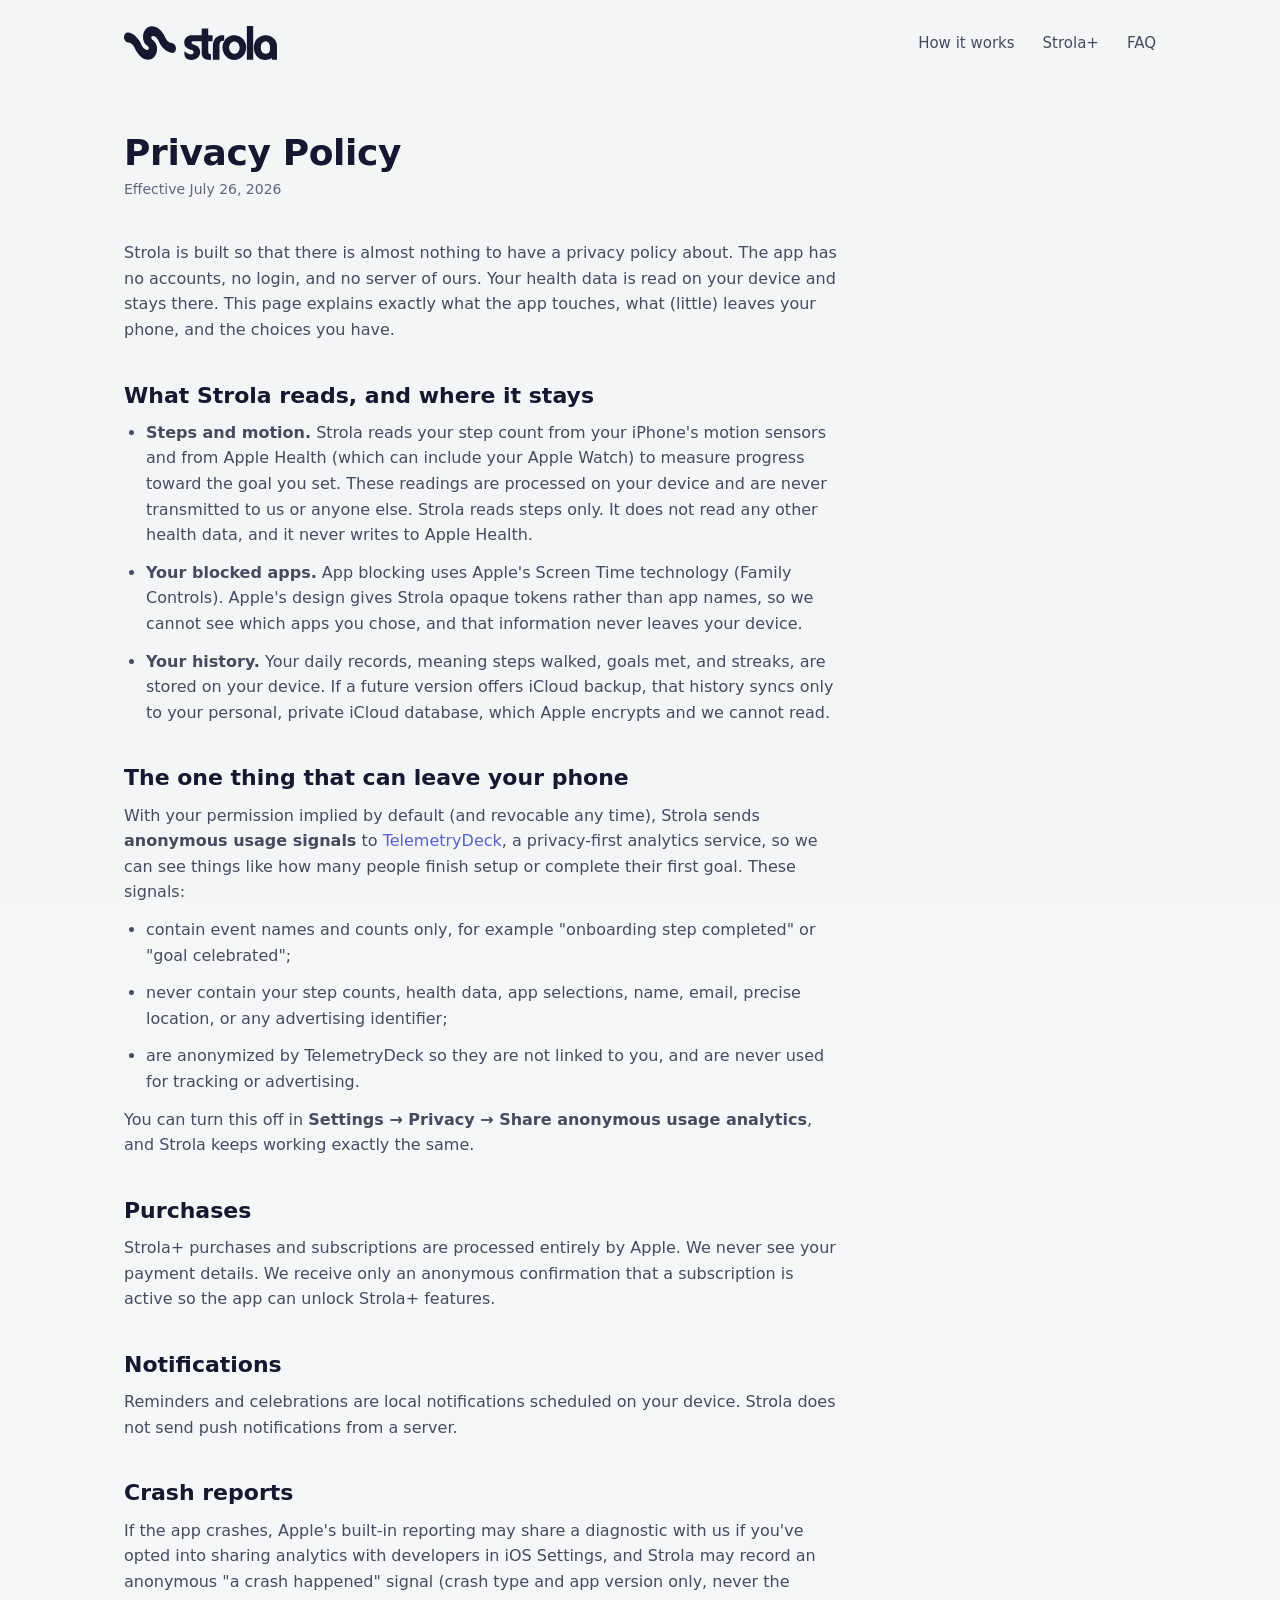
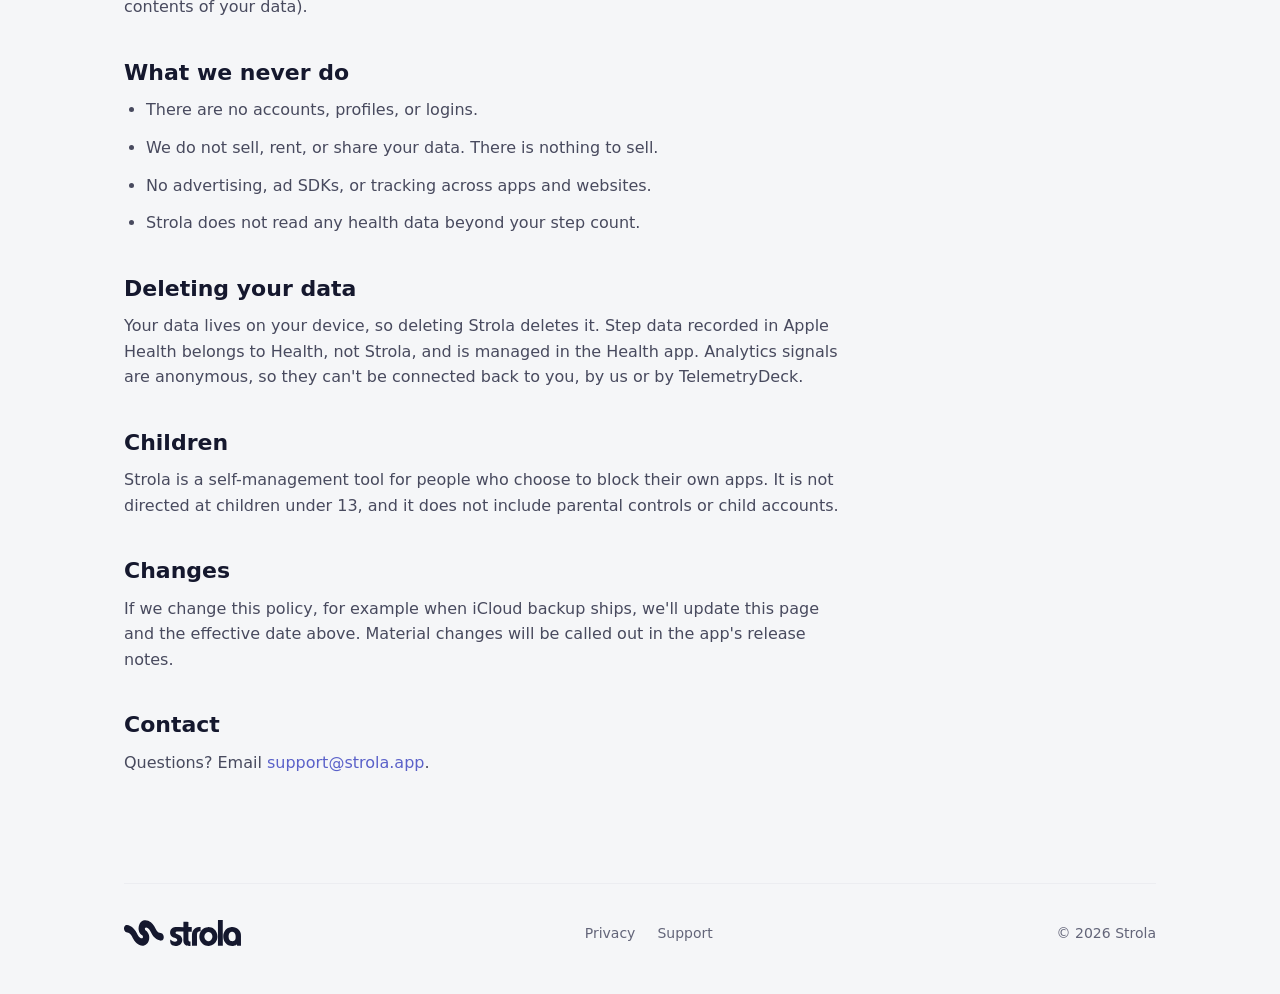
<file: privacy/index.html>
<!DOCTYPE html>
<html lang="en">
<head>
  <meta charset="utf-8">
  <meta name="viewport" content="width=device-width, initial-scale=1">
  <title>Privacy Policy | Strola</title>
  <meta name="description" content="Strola's privacy policy. No accounts, no server, and your step data stays on your phone.">
  <link rel="icon" href="/assets/favicon.svg" type="image/svg+xml">
  <link rel="icon" href="/assets/favicon-32.png" sizes="32x32" type="image/png">
  <link rel="icon" href="/assets/favicon-180.png" sizes="180x180" type="image/png">
  <!-- Square on purpose. iOS masks touch icons itself, so a pre-rounded one
       gets rounded twice and shows corner artifacts. -->
  <link rel="apple-touch-icon" href="/assets/icon-180.png">
  <link rel="preconnect" href="https://api.fontshare.com" crossorigin>
  <link href="https://api.fontshare.com/v2/css?f[]=chillax@400,500,600&f[]=khand@500,600&display=swap" rel="stylesheet">
  <meta name="theme-color" content="#F5F6F8">
  <link rel="stylesheet" href="/style.css?v=33">
  <script>document.documentElement.classList.add("js");</script>
</head>
<body>
  <div class="atmosphere" aria-hidden="true"></div>

  <div class="wrap">
    <header class="nav">
      <a class="brand" href="/" aria-label="Strola home"></a>
      <nav class="nav-links" aria-label="Site">
        <a href="/#how">How it works</a>
        <a href="/#plus">Strola+</a>
        <a href="/#faq">FAQ</a>
      </nav>
    </header>

    <main class="legal">
      <h1>Privacy Policy</h1>
      <p class="updated">Effective July 26, 2026</p>

      <p>Strola is built so that there is almost nothing to have a privacy
      policy about. The app has no accounts, no login, and no server of ours.
      Your health data is read on your device and stays there. This page
      explains exactly what the app touches, what (little) leaves your phone,
      and the choices you have.</p>

      <h2>What Strola reads, and where it stays</h2>
      <ul>
        <li><strong>Steps and motion.</strong> Strola reads your step count
        from your iPhone's motion sensors and from Apple Health (which can
        include your Apple Watch) to measure progress toward the goal you set.
        These readings are processed on your device and are never transmitted
        to us or anyone else. Strola reads steps only. It does not read any
        other health data, and it never writes to Apple Health.</li>
        <li><strong>Your blocked apps.</strong> App blocking uses Apple's
        Screen Time technology (Family Controls). Apple's design gives Strola
        opaque tokens rather than app names, so we cannot see which apps you
        chose, and that information never leaves your device.</li>
        <li><strong>Your history.</strong> Your daily records, meaning steps
        walked, goals met, and streaks, are stored on your device. If a future version
        offers iCloud backup, that history syncs only to your personal,
        private iCloud database, which Apple encrypts and we cannot read.</li>
      </ul>

      <h2>The one thing that can leave your phone</h2>
      <p>With your permission implied by default (and revocable any time),
      Strola sends <strong>anonymous usage signals</strong> to
      <a href="https://telemetrydeck.com/privacy" rel="noopener">TelemetryDeck</a>,
      a privacy-first analytics service, so we can see things like how many
      people finish setup or complete their first goal. These signals:</p>
      <ul>
        <li>contain event names and counts only, for example
        "onboarding step completed" or "goal celebrated";</li>
        <li>never contain your step counts, health data, app selections,
        name, email, precise location, or any advertising identifier;</li>
        <li>are anonymized by TelemetryDeck so they are not linked to you,
        and are never used for tracking or advertising.</li>
      </ul>
      <p>You can turn this off in <strong>Settings&nbsp;→&nbsp;Privacy&nbsp;→
      Share anonymous usage analytics</strong>, and Strola keeps working
      exactly the same.</p>

      <h2>Purchases</h2>
      <p>Strola+ purchases and subscriptions are processed entirely by Apple.
      We never see your payment details. We receive only an anonymous
      confirmation that a subscription is active so the app can unlock
      Strola+ features.</p>

      <h2>Notifications</h2>
      <p>Reminders and celebrations are local notifications scheduled on your
      device. Strola does not send push notifications from a server.</p>

      <h2>Crash reports</h2>
      <p>If the app crashes, Apple's built-in reporting may share a diagnostic
      with us if you've opted into sharing analytics with developers in iOS
      Settings, and Strola may record an anonymous "a crash happened" signal
      (crash type and app version only, never the contents of your data).</p>

      <h2>What we never do</h2>
      <ul>
        <li>There are no accounts, profiles, or logins.</li>
        <li>We do not sell, rent, or share your data. There is nothing to sell.</li>
        <li>No advertising, ad SDKs, or tracking across apps and websites.</li>
        <li>Strola does not read any health data beyond your step count.</li>
      </ul>

      <h2>Deleting your data</h2>
      <p>Your data lives on your device, so deleting Strola deletes it. Step
      data recorded in Apple Health belongs to Health, not Strola, and is
      managed in the Health app. Analytics signals are anonymous, so they can't
      be connected back to you, by us or by TelemetryDeck.</p>

      <h2>Children</h2>
      <p>Strola is a self-management tool for people who choose to block their
      own apps. It is not directed at children under 13, and it does not
      include parental controls or child accounts.</p>

      <h2>Changes</h2>
      <p>If we change this policy, for example when iCloud backup ships,
      we'll update this page and the effective date above. Material changes
      will be called out in the app's release notes.</p>

      <h2>Contact</h2>
      <p>Questions? Email <a href="mailto:support@strola.app">support@strola.app</a>.</p>
    </main>

    <footer>
      <span class="brand" role="img" aria-label="Strola"></span>
      <nav aria-label="Legal">
        <a href="/privacy">Privacy</a>
        <a href="mailto:support@strola.app">Support</a>
      </nav>
      <span class="fine">© 2026 Strola</span>
    </footer>
  </div>
</body>
</html>
</file>
<file: style.css>
/* Strola, strola.app
   Every colour here is lifted from the app's light theme (Anti/Design/Theme.swift)
   so the site and the product are literally the same palette. Line references
   below point at the Swift declaration each value came from. */

:root {
  color-scheme: light;

  --ground: #f5f6f8;         /* backgroundLight     :74  */
  --ink: #15182e;            /* textPrimaryLight    :81  */
  --dim: #484a5e;            /* textSecondaryLight  :86  */
  --faint: #636579;          /* textTertiaryLight   :91  */
  --subtle: #a6a8b3;         /* textFaintLight      :101 */
  --hairline: #ecedf1;       /* hairlineLight       :123 */
  --surface: #ffffff;        /* surfaceFillLight    :113 */
  --surface-strong: #e2e3e8; /* surfaceStrongLight  :118 */

  --accent: #3f84c0;
  --violet: #8289eb;
  /* The brand blues were picked to sit on navy. On a near-white ground they
     fall under WCAG AA for text: #8289EB links measure 2.88:1 and #3F84C0
     labels 3.68:1. These deepened variants are for TEXT only. Gradients,
     fills and the dial keep the true brand colours. */
  --accent-ink: #1f6ca6;
  --violet-ink: #5a61c9;
  --blush: #d98bc8;          /* background washes only, never content (:49) */
  --success: #40de9e;
  --miss: #ff5c5c;
  --splash-ink: #0d1836;     /* what the app multiplies the launch mark to */

  --shadow: rgba(21, 24, 46, 0.08);
  --shadow-lift: rgba(21, 24, 46, 0.10);
  --on-accent: #ffffff;

  --ramp: linear-gradient(135deg, var(--accent), var(--violet));
  --radius: 18px;
  /* Every clock time and step figure. Condensed and tabular, so hour marks
     stack in a column without ragging and read as a timetable rather than
     prose. Never used for sentences. */
  --time: "Khand", ui-monospace, SFMono-Regular, Menlo, monospace;
}

/* The text ramp is solid hex rather than alpha tiers. On a light ground an
   alpha tier changes contrast every time the surface behind it changes, and
   cards here sit on white while the page sits on #F5F6F8. */

* { margin: 0; padding: 0; box-sizing: border-box; }

html { scroll-behavior: smooth; }

body {
  background: var(--ground);
  color: var(--ink);
  font-family: "Chillax", system-ui, -apple-system, "Segoe UI", sans-serif;
  font-weight: 400;
  line-height: 1.6;
  -webkit-font-smoothing: antialiased;
  overflow-x: hidden;
}

/* The app's BrandBackground in light mode (Theme.swift:267-318): a four-point
   mesh of violet and blush over near-white, plus film grain. The grain is the
   part that matters. Without it a mostly-white page reads as flat grey rather
   than as lit paper, which is exactly the "default template" look we are
   trying to get away from. */
/* The four coloured radial washes are gone. They were inherited from the navy
   design, where two glows over a dark ground earned their place; on a near
   white ground they were barely visible, and they put a lavender haze behind
   the locked band, which is the one place on the page that has to feel like a
   different room. The grain below stays: it is what keeps the flat ground from
   looking like unpainted canvas. */
.atmosphere {
  position: fixed;
  inset: 0;
  z-index: -1;
  background: var(--ground);
}

/* feTurbulence at the app's 0.04 opacity. Inline data URI so it costs no
   request and cannot fail to load. */
.atmosphere::after {
  content: "";
  position: absolute;
  inset: 0;
  opacity: 0.04;
  pointer-events: none;
  background-image: url("data:image/svg+xml,%3Csvg xmlns='http://www.w3.org/2000/svg' width='256' height='256'%3E%3Cfilter id='n'%3E%3CfeTurbulence type='fractalNoise' baseFrequency='0.8' numOctaves='4' stitchTiles='stitch'/%3E%3CfeColorMatrix type='saturate' values='0'/%3E%3C/filter%3E%3Crect width='256' height='256' filter='url(%23n)'/%3E%3C/svg%3E");
}

.wrap { max-width: 1080px; margin: 0 auto; padding: 0 24px; }

a { color: var(--violet-ink); text-decoration: none; }
a:hover { text-decoration: underline; }

:focus-visible {
  outline: 2px solid var(--violet-ink);
  outline-offset: 3px;
  border-radius: 4px;
}

/* ── Nav ─────────────────────────────────────────────── */

.nav {
  display: flex;
  align-items: center;
  justify-content: space-between;
  padding: 26px 0;
}

/* The brand lockup is the designer's own horizontal file, so the mark size and
   the spacing between mark and wordmark are baked in rather than assembled here.
   Its viewBox is cropped to the ink (26 117 749.2 166.7), which is why a box of
   height H shows exactly H of artwork; the uncropped export frames it with
   padding a CSS mask cannot see.

   Painted with a flat background and alpha-masked, so it follows --ink for free
   and needs no work when the palette changes. The mask URL resolves against
   THIS stylesheet, not the document, which is why it still works from
   /privacy/. Moving style.css breaks it, silently.

   The ?v= on the asset is load-bearing. Bumping style.css's own ?v= does NOT
   re-fetch the files it references, so a cropped viewBox will keep rendering
   from cache at the old aspect for anyone who visited before. Bump the asset's
   version whenever its geometry changes. */
.brand {
  --lockup-h: 34px;
  display: block;
  flex: none;
  height: var(--lockup-h);
  width: calc(var(--lockup-h) * 4.494);
  background: var(--ink);
  -webkit-mask: url("assets/lockup.svg?v=1") no-repeat center / contain;
  mask: url("assets/lockup.svg?v=1") no-repeat center / contain;
}

footer .brand { --lockup-h: 26px; }

.nav-links { display: flex; gap: 28px; align-items: center; }

.nav-links a {
  color: var(--dim);
  font-size: 15px;
  font-weight: 500;
}
.nav-links a:hover { color: var(--ink); text-decoration: none; }

/* ── Buttons ─────────────────────────────────────────── */

.btn {
  display: inline-flex;
  align-items: center;
  gap: 8px;
  border-radius: 999px;
  padding: 13px 26px;
  font-family: inherit;
  font-size: 16px;
  font-weight: 500;
  cursor: pointer;
  border: none;
}

.btn-primary {
  background: var(--ramp);
  color: var(--on-accent);
  box-shadow: 0 6px 18px rgba(63, 132, 192, 0.22);
}
/* Brightening a gradient works on a dark page and washes it out on a light
   one. Deepen and saturate instead. */
.btn-primary:hover {
  text-decoration: none;
  filter: brightness(0.96) saturate(1.05);
}

.btn-ghost {
  background: transparent;
  color: var(--dim);
  border: 1px solid var(--hairline);
}
.btn-ghost:hover { color: var(--ink); text-decoration: none; border-color: var(--faint); }

/* ── Hero ────────────────────────────────────────────── */

.hero {
  display: grid;
  grid-template-columns: 1.1fr 0.9fr;
  gap: 48px;
  align-items: center;
  padding: 72px 0 96px;
}

.chip {
  display: inline-block;
  font-size: 13px;
  font-weight: 500;
  letter-spacing: 0.06em;
  text-transform: uppercase;
  color: var(--violet-ink);
  border: 1px solid color-mix(in srgb, var(--violet) 45%, transparent);
  border-radius: 999px;
  padding: 5px 14px;
  margin-bottom: 22px;
}

h1 {
  font-size: clamp(40px, 6vw, 64px);
  font-weight: 600;
  line-height: 1.05;
  letter-spacing: -0.01em;
}

h1 .then { color: var(--faint); }

.hero p.lede {
  font-size: 19px;
  color: var(--dim);
  max-width: 30em;
  margin: 22px 0 34px;
}

.hero-ctas { display: flex; gap: 14px; flex-wrap: wrap; }

/* ── The step dial ───────────────────────────────────── */
/* Geometry is copied from the app's ProgressRingView .dial style
   (Anti/Views/Components/ProgressRingView.swift:59-93): 0.72 of the circle,
   259.2 degrees of sweep with a 100.8 degree cup centred on six o'clock,
   r=118, 18pt stroke, round caps. Same object, same numbers. */

.dial-stage {
  display: flex;
  justify-content: center;
}

.dial {
  position: relative;
  width: min(320px, 100%);
  aspect-ratio: 1;
}

/* Direct child only. `.dial svg` also matches the checkmark's own <svg>, and
   at higher specificity than .dial-check, which stretched the check to fill
   its cell and blew out the readout spacing. */
.dial > svg {
  width: 100%;
  height: 100%;
  display: block;
  overflow: visible;
}

.dial .track { stroke: var(--surface-strong); }

.dial .progress {
  /* 0.72 of a 741.42 circumference. dashoffset counts this down to 0. */
  stroke-dasharray: 533.82 741.42;
  stroke-dashoffset: 533.82;
}

.dial-readout {
  position: absolute;
  inset: 0;
  display: flex;
  flex-direction: column;
  align-items: center;
  justify-content: center;
  gap: 2px;
  pointer-events: none;
}

/* Count and check stack in one grid cell, so the swap at completion does not
   move the goal line underneath. */
.dial-figure {
  display: grid;
  place-items: center;
}
.dial-figure > * {
  grid-area: 1 / 1;
}

.dial-count {
  font-size: clamp(46px, 9vw, 64px);
  font-weight: 600;
  line-height: 1;
  letter-spacing: -0.02em;
  /* Tabular figures stop the number jittering as it counts. */
  font-variant-numeric: tabular-nums;
  transition: opacity 0.25s ease, transform 0.25s ease;
}

.dial-check {
  width: clamp(56px, 11vw, 76px);
  height: clamp(56px, 11vw, 76px);
  opacity: 0;
  transform: scale(0.7);
  transition: opacity 0.2s ease, transform 0.2s ease;
}

/* The green is the app's success token used the way the app uses it: as a
   fill, matching the streak calendar's met-day cells. The tick sits on top in
   ink, which reads at 9.5:1 instead of the 1.60:1 a green stroke would give. */
.dial-check-disc {
  fill: var(--success);
}

.dial-check-tick {
  fill: none;
  stroke: var(--ink);
  stroke-width: 4;
  stroke-linecap: round;
  stroke-linejoin: round;
  /* pathLength="1" normalises the stroke so the draw-on needs no measuring. */
  stroke-dasharray: 1;
  stroke-dashoffset: 1;
}

.dial-goal {
  font-size: 15px;
  color: var(--faint);
  transition: color 0.3s ease;
}

/* ── Completed state ─────────────────────────────────────
   Success green is the app's unlock colour and is reserved for exactly this
   (Theme.swift:61). The arc turning green is the same signal the shield gives
   at the goal. */
.dial .progress {
  transition: stroke 0.4s ease;
}

.dial.done .progress {
  stroke: var(--success);
}

.dial.done .dial-count {
  opacity: 0;
  transform: scale(0.86);
}

.dial.done .dial-check {
  opacity: 1;
  transform: scale(1);
  transition: opacity 0.2s ease, transform 0.35s cubic-bezier(0.34, 1.4, 0.5, 1);
}

.dial.done .dial-check-tick {
  stroke-dashoffset: 0;
  transition: stroke-dashoffset 0.4s cubic-bezier(0.65, 0, 0.35, 1) 0.15s;
}

/* Green text on this ground is unreadable, so the label carries the state in
   words and weight instead of colour. */
.dial.done .dial-goal {
  color: var(--ink);
  font-weight: 500;
}

/* ── Splash ──────────────────────────────────────────── */
/* Port of the app's launch animation (StrolaSplash.json, played at 1.25x in
   SplashView.swift, so 1.84s). Inline SVG and CSS keyframes rather than a
   Lottie player: a player would have to download itself and the JSON before
   the loading screen could appear, which defeats the point.
   Ships hidden and is revealed by script, so with JS off it never shows and
   cannot strand anyone behind a blank overlay. */

.splash {
  position: fixed;
  inset: 0;
  z-index: 100;
  display: flex;
  align-items: center;
  justify-content: center;
  background: var(--ground);
  transition: opacity 0.4s ease-in-out;
}
.splash[hidden] { display: none; }
.splash.done { opacity: 0; pointer-events: none; }

.splash-stage {
  position: relative;
  width: min(420px, 74vw);
  height: calc(min(420px, 74vw) / 2);
}

/* The app multiplies the white artwork to #0D1836 in light mode. */
.splash-mark,
.splash-word {
  position: absolute;
  top: 50%;
  background: var(--splash-ink);
}

/* Final resting layout: mark on the left, wordmark to its right, matching the
   nav lockup. The mark starts centred and travels here, which is why the
   keyframes carry a translate rather than the layout doing it.

   Geometry is lifted from the designer's horizontal lockup so the splash
   resolves into exactly what the nav shows a moment later. Measured off
   lockup.svg: mark is 33.98% of the lockup width, the wordmark starts at
   39.37% and runs 60.62%, and their vertical centres coincide. Scaled to a
   lockup occupying 86% of the stage width, that lands at: */
.splash-mark {
  left: 7%;
  width: 29.22%;
  aspect-ratio: 1.552;
  -webkit-mask: url("assets/logo.svg?v=2") no-repeat center / contain;
  mask: url("assets/logo.svg?v=2") no-repeat center / contain;
  animation:
    splash-fade 0.13s ease-out both,
    splash-mark 1.47s both;
}

.splash-word {
  left: 40.86%;
  width: 52.13%;
  aspect-ratio: 2.723;
  -webkit-mask: url("assets/wordmark.svg?v=2") no-repeat center / contain;
  mask: url("assets/wordmark.svg?v=2") no-repeat center / contain;
  animation: splash-word 0.40s cubic-bezier(0.33, 0, 0.2, 1) 0.93s both;
}

@keyframes splash-fade {
  from { opacity: 0; }
  to { opacity: 1; }
}

/* Spin and settle have to live in ONE animation. As two, the settle keyframes
   fill backwards through their own delay and clobber the spin's transform, so
   the 360 never renders. Percentages are the app's beats over 1.47s:
   spin 0.11-0.91s, settle 0.93-1.47s. */
@keyframes splash-mark {
  0% {
    transform: translate(97.16%, -50%) rotate(0deg) scale(1.16);
    animation-timing-function: linear;
  }
  7.5% {
    transform: translate(97.16%, -50%) rotate(0deg) scale(1.16);
    animation-timing-function: cubic-bezier(0.4, 0, 0.2, 1);
  }
  61.9% {
    transform: translate(97.16%, -50%) rotate(360deg) scale(1.16);
    animation-timing-function: linear;
  }
  63.3% {
    transform: translate(97.16%, -50%) rotate(360deg) scale(1.16);
    animation-timing-function: cubic-bezier(0.33, 0, 0.2, 1);
  }
  100% {
    transform: translate(0, -50%) rotate(360deg) scale(1);
  }
}

/* The comp reveals this behind a rectangular alpha matte sliding right. */
@keyframes splash-word {
  from { clip-path: inset(0 100% 0 0); transform: translate(-14%, -50%); }
  to { clip-path: inset(0 0 0 0); transform: translate(0, -50%); }
}

/* ── App screens ─────────────────────────────────────────
   Bare rounded screens, no hardware bezel. A drawn iPhone frame dates itself
   the moment Apple ships a new body, so the treatment that ages best wins.

   The three screens used to sit fanned in one row. They are now spread across
   the day: locked at 06:40, the celebration at 07:31, history under the
   streak. Each one belongs to the moment it illustrates instead of being a
   gallery of the app. */

.phone {
  justify-self: center;
  width: min(268px, 74vw);
}

.phone img {
  display: block;
  width: 100%;
  height: auto;
  border-radius: 32px;
  box-shadow:
    0 2px 6px rgba(21, 24, 46, 0.10),
    0 22px 50px rgba(21, 24, 46, 0.15);
}

/* Only the streak section uses a screenshot now. The locked and celebration
   screens became the live .lockscreen in the scene, because a scrubbed dial
   cannot be a raster. Both files are still in assets/ for the App Store
   listing and the ad pipeline; the page no longer references them. */

/* ── Sections ────────────────────────────────────────── */

section { padding: 84px 0; }

.eyebrow {
  font-size: 13px;
  font-weight: 500;
  letter-spacing: 0.14em;
  text-transform: uppercase;
  color: var(--accent-ink);
  margin-bottom: 14px;
}

h2 {
  font-size: clamp(28px, 4vw, 40px);
  font-weight: 600;
  line-height: 1.15;
  max-width: 18em;
}

.section-lede {
  color: var(--dim);
  font-size: 17px;
  max-width: 38em;
  margin-top: 16px;
}

/* How it works: a real sequence, so the numbers mean something. */
/* ── The scene: the walk scrubber ────────────────────────
   The page's spine, and the one scroll-linked thing on it. Scroll position
   through this section is the walk: --p runs 0 to 1 and is set by the driver
   in index.html, which everything below reads.

   Times are real information, which is the only reason they earn a structural
   slot. 01/02/03 markers here would be decoration, because the sequence would
   carry no meaning of its own. */

.scene {
  position: relative;
  margin-left: calc(50% - 50vw + var(--sbw, 0px) / 2);
  margin-right: calc(50% - 50vw + var(--sbw, 0px) / 2);
  padding: 0 calc(50vw - 50% - var(--sbw, 0px) / 2);
  --p: 0;
  /* The room brightens over the last stretch, while the phone stays dark.
     Dark means the app's own surface, so the card holding still while its
     surroundings lift is the block coming off, not a theme change. */
  background:
    linear-gradient(168deg, #101c3d, var(--splash-ink) 62%);
}

/* Layered so the light ground can cross-fade in over the navy without
   animating a gradient, which is not interpolable. */
.scene::after {
  content: "";
  position: absolute;
  inset: 0;
  background: var(--ground);
  /* 0.90 to 0.975. Spread wider than this and the crossfade parks on a flat
     mid-grey that belongs to neither state; an unlock should read as a switch
     rather than a dimmer. */
  opacity: clamp(0, (var(--p) - 0.72) * 12.5, 1);
  pointer-events: none;
}

.scene-grid {
  position: relative;
  z-index: 1;
  display: grid;
  grid-template-columns: minmax(0, 1fr) auto;
  gap: 72px;
  align-items: start;
  padding: 0;
}

/* Equal beats, which is what makes the timing honest: every moment gets the
   same travel, so activation, the dial and the copy all derive from one
   number. The old build packed three moments into 1.44 viewports, which is why
   the third never reached a readable position.

   --beat and --settle move together on purpose. Where each moment lands in p
   is beat / (3*beat + settle - 100vh), so holding their ratio keeps the beat
   positions fixed and leaves WALK_FROM / WALK_TO / UNLOCK in index.html valid.
   Change one without the other and the unlock drifts off its own line. At
   65/65 the three beats sit at p = 0, 0.41 and 0.81 with 19% left to settle. */
.scene-track > .moment { min-height: var(--beat, 65vh); }
.scene-track { padding-bottom: var(--settle, 65vh); }

/* A full-viewport sticky box with the card flex-centred inside it, rather than
   top: 50% plus translateY(-50%). A transform does not move a sticky element's
   release point, only its painted position, so the old pairing kept the card
   centred right up until it unstuck and then dropped it 18px. Sticking the
   whole viewport means the pin and the paint agree. */
.scene.is-live .scene-stage {
  position: sticky;
  top: 0;
  height: 100vh;
  display: flex;
  align-items: center;
}

/* ── The rail ── */

/* align-content centres the single row inside the 100vh box; align-items
   start keeps the hour mark on the heading's first line rather than floating
   beside the middle of the paragraph. */
.moment {
  position: relative;
  display: grid;
  grid-template-columns: 108px minmax(0, 1fr);
  align-content: center;
  align-items: start;
  transition: opacity 0.45s ease;
}
.scene.is-live .moment { opacity: 0.32; }
.scene.is-live .moment.is-active { opacity: 1; }

.moment::before {
  content: "";
  position: absolute;
  left: 8px;
  top: 0;
  bottom: 0;
  width: 1px;
  background: rgba(255, 255, 255, 0.16);
}

/* In the grid's first column rather than absolutely positioned, so it tracks
   the heading automatically instead of being pinned to a hand-tuned offset
   that only held at one viewport height. */
.mark {
  position: relative;
  padding-left: 26px;
  font-family: var(--time);
  font-weight: 600;
  font-size: 19px;
  letter-spacing: 0.04em;
  font-variant-numeric: tabular-nums;
  color: rgba(255, 255, 255, 0.78);
  transition: color 0.45s ease;
}
.moment.is-active .mark { color: #fff; }

/* Pins the mark to the rail: the dot's 7px straddles the 1px line at x=8. */
.mark::after {
  content: "";
  position: absolute;
  left: 5px;
  top: 0.52em;
  width: 7px;
  height: 7px;
  border-radius: 50%;
  background: var(--surface-strong);
  transition: background 0.45s ease;
}
.moment.is-active .mark::after { background: var(--ramp); }

/* The filled length of the rail, drawn once over the whole track rather than
   per moment so it reads as one continuous walk.

   The settle tail is subtracted, because a percentage height on an absolutely
   positioned child resolves against the padding box. Left as plain 100% the
   fill kept growing through the settle and hung a lit 1px line in the empty
   space under the last moment, past the end of the rail it is filling. */
.scene-track { position: relative; }
.scene-track::after {
  content: "";
  position: absolute;
  left: 8px;
  top: 0;
  width: 1px;
  height: calc(var(--p) * (100% - var(--settle, 65vh)));
  background: linear-gradient(180deg, var(--accent), var(--violet));
  pointer-events: none;
}

.moment-body h2 { margin-bottom: 0; }
.moment-body .eyebrow { margin-bottom: 10px; }

.scene h2 { color: #fff; }
.scene .section-lede { color: rgba(255, 255, 255, 0.72); }
.scene .eyebrow { color: #8fb6dc; }

/* ── Lights up ───────────────────────────────────────────
   Set by the driver once the goal lands. Everything that was legible on navy
   has to flip to being legible on paper; a value interpolated off --p would
   spend the middle of its range as a grey that fails against both grounds,
   so this is a class with a transition rather than a lerp. The card itself
   does not change: dark means the app's own surface, and the surface is what
   stays put while the room lifts around it. */
.scene h2,
.scene .section-lede,
.scene .eyebrow,
.scene .mark,
.scene .setup dt,
.scene .setup dd { transition: color 0.45s ease; }
.scene .setup,
.scene .setup > div,
.moment::before { transition: border-color 0.45s ease, background 0.45s ease; }

.scene.is-lit h2 { color: var(--ink); }
.scene.is-lit .section-lede { color: var(--dim); }
.scene.is-lit .eyebrow { color: var(--accent-ink); }
.scene.is-lit .mark { color: var(--accent-ink); }
.scene.is-lit .moment.is-active .mark { color: var(--ink); }
.scene.is-lit .moment::before { background: var(--hairline); }
.scene.is-lit .setup { border-top-color: var(--hairline); }
.scene.is-lit .setup > div { border-bottom-color: var(--hairline); }
.scene.is-lit .setup dt { color: var(--faint); }
.scene.is-lit .setup dd { color: var(--dim); }

/* ── The live lock screen ────────────────────────────────
   Rebuilt rather than screenshotted because the dial has to move with the
   scroll, and a screenshot's dial is baked into the raster. It mirrors the
   app's ShieldContentBuilder and ProgressRingView: if either changes, this
   has to change with it. */

.lockscreen {
  width: min(320px, 78vw);
  padding: 34px 26px 30px;
  border-radius: 34px;
  text-align: center;
  background: linear-gradient(168deg, #16224a, #0a1024);
  border: 1px solid rgba(255, 255, 255, 0.1);
  box-shadow: 0 3px 10px rgba(0, 0, 0, 0.4), 0 34px 80px rgba(0, 0, 0, 0.5);
}

.ls-brand {
  display: block;
  width: 78px;
  height: 20px;
  margin: 0 auto;
  background: #fff;
  -webkit-mask: url("assets/wordmark.svg") no-repeat center / contain;
  mask: url("assets/wordmark.svg") no-repeat center / contain;
}

.ls-tag {
  margin-top: 14px;
  font-family: var(--time);
  font-size: 13px;
  font-weight: 500;
  letter-spacing: 0.18em;
  text-transform: uppercase;
  color: rgba(255, 255, 255, 0.5);
}

.lockscreen .dial { width: 100%; margin: 6px auto 0; }
.lockscreen .dial .track { stroke: rgba(255, 255, 255, 0.12); }
.lockscreen .dial-count { color: #fff; }
.lockscreen .dial-goal { color: rgba(255, 255, 255, 0.55); }

/* The hero's dial sits on paper, so its completed label is --ink. This one sits
   on navy, and `.dial.done .dial-goal` (0,3,0) out-specifies
   `.lockscreen .dial-goal` (0,2,0), so "Apps unlocked" was rendering near-black
   on a near-black card at about 1.2:1 — the payoff line went invisible at the
   exact moment it pays off. This selector is (0,4,0) and wins. */
.lockscreen .dial.done .dial-goal { color: #fff; }

.ls-countdown {
  font-family: var(--time);
  font-size: 34px;
  font-weight: 600;
  letter-spacing: 0.02em;
  font-variant-numeric: tabular-nums;
  color: #7ea9dc;
}
.ls-until {
  font-size: 13px;
  color: rgba(255, 255, 255, 0.42);
}

/* Setup, folded into the locked moment. Choosing your apps and hours is not
   something you do at 06:40; it is what you already decided, so it reads as a
   spec list rather than three numbered steps in their own cards. */
.setup {
  margin-top: 26px;
  border-top: 1px solid rgba(255, 255, 255, 0.14);
  max-width: 34em;
}
.setup > div {
  display: grid;
  grid-template-columns: 92px 1fr;
  gap: 16px;
  padding: 11px 0;
  border-bottom: 1px solid rgba(255, 255, 255, 0.14);
}
.setup dt {
  font-family: var(--time);
  font-weight: 600;
  font-size: 14px;
  letter-spacing: 0.1em;
  text-transform: uppercase;
  color: rgba(255, 255, 255, 0.62);
}
.setup dd { font-size: 15px; color: rgba(255, 255, 255, 0.86); }

/* Streak panel */
.split {
  display: grid;
  grid-template-columns: 1fr 1fr;
  gap: 56px;
  align-items: center;
}

.feature-list { list-style: none; margin-top: 26px; }

/* Absolutely positioned marker, not flex. As a flex container the <strong>
   and the text after it become separate flex items, so `gap` opened a hole
   mid-sentence and wrapped lines indented under themselves instead of hanging
   under the text. */
.feature-list li {
  position: relative;
  padding: 9px 0 9px 22px;
  color: var(--dim);
  font-size: 16px;
}
.feature-list li::before {
  content: "";
  position: absolute;
  left: 0;
  top: 1.1em;
  width: 8px;
  height: 8px;
  border-radius: 50%;
  background: var(--ramp);
}
.feature-list strong { color: var(--ink); font-weight: 500; }

/* ── Strola+ ─────────────────────────────────────────── */

/* The free tier, stated once, so the cards below are unambiguously the paid
   part. Neutral pill, not green: same rule as the plan ticks below. Green here
   would read as "goal met" and fails contrast on the near-white ground. */
.free-line {
  margin-top: 22px;
  max-width: 44em;
  font-size: 15px;
  color: var(--dim);
  line-height: 1.9;
}

.free-tag {
  font-size: 12px;
  font-weight: 500;
  letter-spacing: 0.08em;
  text-transform: uppercase;
  color: var(--faint);
  border: 1px solid var(--hairline);
  background: var(--surface);
  border-radius: 999px;
  padding: 3px 11px;
  margin-right: 10px;
  white-space: nowrap;
}

/* ── The day bar ─────────────────────────────────────────
   The signature. One day, midnight to midnight, with the blocked windows
   painted on it. Percentages are hours: 27.08% is 06:30, 52.08% is 12:30,
   87.5% is 21:00. It replaced three cards that described multiple windows,
   per-weekday plans and per-window goals, because one real Tuesday shows all
   three at once and argues for them better than prose. */

.daybar-wrap { margin-top: 44px; }

.daybar {
  background: var(--surface);
  border: 1px solid var(--hairline);
  border-radius: var(--radius);
  padding: 30px 30px 20px;
  box-shadow: 0 1px 2px var(--shadow), 0 8px 24px var(--shadow);
}

.daybar-track {
  position: relative;
  height: 54px;
  border-radius: 10px;
  background: var(--ground);
  overflow: hidden;
}

/* Each window is placed by its start hour and sized by its length, exactly the
   way the app stores it. */
.win {
  position: absolute;
  top: 0;
  bottom: 0;
  left: var(--from);
  width: var(--span);
  display: flex;
  align-items: center;
  justify-content: center;
  border-radius: 8px;
  background: var(--ramp);
  transform-origin: left center;
}

.win-goal {
  font-family: var(--time);
  font-weight: 600;
  font-size: 14px;
  letter-spacing: 0.04em;
  font-variant-numeric: tabular-nums;
  color: var(--on-accent);
  white-space: nowrap;
}

.daybar-hours {
  position: relative;
  height: 20px;
  margin-top: 10px;
}
.daybar-hours span {
  position: absolute;
  left: var(--at);
  transform: translateX(-50%);
  font-family: var(--time);
  font-weight: 500;
  font-size: 13px;
  letter-spacing: 0.08em;
  font-variant-numeric: tabular-nums;
  color: var(--faint);
}
/* The endpoints would otherwise hang off the card. */
.daybar-hours span:first-child { transform: none; }
.daybar-hours span:last-child { transform: translateX(-100%); }

.daybar-wrap figcaption {
  margin-top: 18px;
  font-size: 15px;
  color: var(--dim);
  max-width: 46em;
}
.daybar-wrap figcaption strong {
  color: var(--ink);
  font-weight: 500;
}

/* The one orchestrated moment on the page: the windows wipe open left to
   right in clock order as the bar arrives. Scoped to .js and .in so it only
   runs once the observer tags it, and neutralised under reduced motion. */
.js .daybar-wrap .win {
  opacity: 0;
  transform: scaleX(0);
}
.js .daybar-wrap.in .win {
  animation: win-open 0.5s cubic-bezier(0.22, 1, 0.32, 1) both;
}
.js .daybar-wrap.in .win:nth-child(1) { animation-delay: 160ms; }
.js .daybar-wrap.in .win:nth-child(2) { animation-delay: 360ms; }
.js .daybar-wrap.in .win:nth-child(3) { animation-delay: 560ms; }

@keyframes win-open {
  from { opacity: 0; transform: scaleX(0); }
  to   { opacity: 1; transform: scaleX(1); }
}

.plus-grid {
  display: grid;
  grid-template-columns: repeat(3, 1fr);
  gap: 20px;
  margin-top: 40px;
}

/* The page's only card grid now. The setup steps became the spec list on the
   dark band and the app screens moved out to their moments, so these three
   are no longer one grid among four. */
.plus-card {
  position: relative;
  background: var(--surface);
  border: 1px solid var(--hairline);
  border-radius: var(--radius);
  padding: 26px 24px;
  box-shadow: 0 1px 2px var(--shadow), 0 8px 24px var(--shadow);
}

/* One tile spec for all six, so the icon set reads as a set. */
.icon-tile {
  display: flex;
  align-items: center;
  justify-content: center;
  width: 44px;
  height: 44px;
  border-radius: 12px;
  background: color-mix(in srgb, var(--violet) 9%, transparent);
  border: 1px solid var(--hairline);
  margin-bottom: 18px;
}

.plus-card h3 {
  font-size: 19px;
  font-weight: 600;
  margin-bottom: 8px;
  line-height: 1.3;
}
.plus-card p { font-size: 15px; color: var(--dim); }

/* Pinned to the corner rather than trailing the title, so both marked cards
   look identical and neither heading wraps to a second line. */
.soon {
  position: absolute;
  top: 26px;
  right: 24px;
  font-size: 11px;
  font-weight: 500;
  letter-spacing: 0.1em;
  text-transform: uppercase;
  color: var(--faint);
  border: 1px solid var(--hairline);
  border-radius: 999px;
  padding: 3px 10px;
  white-space: nowrap;
}

/* Pricing. Two cards so the yearly has something to beat: a single card gives
   the reader no reference and "Save 50%" has to be taken on faith. */
/* Full container width, matching .plus-grid above it. At 720px the pair ended
   311px short of the card grid directly overhead and read as orphaned, which
   was the whole reason the single yearly card looked stranded in the first
   place. A third empty column would be worse, so the two cards share the span. */
.pricing {
  display: grid;
  grid-template-columns: 1fr 1fr;
  gap: 20px;
  margin-top: 40px;
  align-items: stretch;
}

.tier-card {
  background: var(--surface);
  border: 1px solid var(--hairline);
  border-radius: var(--radius);
  padding: 28px 26px;
  box-shadow: 0 1px 2px var(--shadow), 0 8px 24px var(--shadow);
}

/* The one we want picked. Navy is the app's own launch-mark colour, and the
   comment on the tokens above notes the brand blues were chosen to sit on
   navy, so the badge here uses the true --ramp rather than the -ink variants
   the light ground needs. */
.tier-card.featured {
  background: var(--splash-ink);
  border-color: var(--splash-ink);
  box-shadow: 0 2px 6px var(--shadow-lift), 0 18px 44px rgba(13, 24, 54, 0.3);
}

/* min-height matches the Save badge. Without it the badge makes the yearly
   name row 5px taller and the two prices sit off each other's baseline. */
.tier-name {
  display: flex;
  align-items: center;
  flex-wrap: wrap;
  gap: 10px;
  min-height: 29px;
  font-size: 15px;
  font-weight: 500;
  letter-spacing: 0.04em;
  text-transform: uppercase;
  color: var(--faint);
}
.tier-card.featured .tier-name { color: rgba(255, 255, 255, 0.72); }

.tier-price { margin-top: 14px; color: var(--ink); }
.tier-price strong {
  font-size: 40px;
  font-weight: 600;
  letter-spacing: -0.015em;
}
.tier-price span { font-size: 16px; color: var(--dim); margin-left: 4px; }
.tier-card.featured .tier-price { color: #fff; }
.tier-card.featured .tier-price span { color: rgba(255, 255, 255, 0.66); }

.tier-note { margin-top: 10px; font-size: 15px; color: var(--dim); }
.tier-card.featured .tier-note { color: rgba(255, 255, 255, 0.72); }

/* Solid brand fill, not the tint the light ground needed. This is the one
   thing on the page that has to carry the offer on its own. */
.save {
  font-size: 12px;
  font-weight: 600;
  letter-spacing: 0.1em;
  text-transform: uppercase;
  color: var(--on-accent);
  background: var(--ramp);
  border-radius: 999px;
  padding: 5px 12px;
}

.pricing-fine {
  font-size: 13px;
  color: var(--faint);
  margin-top: 16px;
  max-width: 720px;
}

/* Privacy strip */
.privacy-strip {
  border-top: 1px solid var(--hairline);
  border-bottom: 1px solid var(--hairline);
  text-align: center;
}
.privacy-strip h2 { margin: 0 auto; }
.privacy-strip .section-lede { margin-left: auto; margin-right: auto; }

/* FAQ */
.faq { max-width: 720px; margin-top: 40px; }
.faq details {
  border-bottom: 1px solid var(--hairline);
  padding: 20px 0;
}
.faq summary {
  cursor: pointer;
  font-size: 17px;
  font-weight: 500;
  list-style: none;
  display: flex;
  justify-content: space-between;
  gap: 16px;
}
.faq summary::-webkit-details-marker { display: none; }
.faq summary::after {
  content: "+";
  color: var(--violet-ink);
  font-weight: 400;
  transition: transform 0.2s ease;
}
.faq details[open] summary::after { transform: rotate(45deg); }
.faq details p { color: var(--dim); font-size: 15px; margin-top: 12px; max-width: 44em; }

/* Closing CTA + footer */
.closing { text-align: center; padding-bottom: 110px; }
.closing h2 { margin: 0 auto 30px; }

footer {
  border-top: 1px solid var(--hairline);
  padding: 36px 0 48px;
  display: flex;
  align-items: center;
  justify-content: space-between;
  gap: 20px;
  flex-wrap: wrap;
}
footer .fine, footer a { font-size: 14px; color: var(--faint); }
footer nav { display: flex; gap: 22px; }

/* ── Legal page ──────────────────────────────────────── */

.legal { max-width: 720px; padding: 48px 0 96px; }
.legal h1 { font-size: 36px; margin-bottom: 6px; }
.legal .updated { color: var(--faint); font-size: 14px; margin-bottom: 40px; }
/* h2 carries max-width 18em for marketing measure; at the legal page's
   22px that wraps headings after only a few words. */
.legal h2 { font-size: 22px; margin: 40px 0 12px; max-width: none; }
.legal p, .legal li { color: var(--dim); font-size: 16px; margin-bottom: 12px; }
.legal ul { padding-left: 22px; }

/* ── Motion ──────────────────────────────────────────── */

/* Reveals are opt-in. Scoping them to .js means that with JavaScript disabled
   the content is simply visible, instead of six sections sitting at opacity 0
   forever because nothing ever adds .in. */
.js .reveal {
  opacity: 0;
  transform: translateY(14px);
  transition: opacity 0.6s ease, transform 0.6s ease;
  transition-delay: calc(var(--i, 0) * 60ms);
}
.js .reveal.in { opacity: 1; transform: none; }

@media (prefers-reduced-motion: reduce) {
  html { scroll-behavior: auto; }
  .js .reveal { opacity: 1; transform: none; transition: none; }
  /* The day bar arrives already painted rather than wiping open. */
  .js .daybar-wrap .win { transform: none; opacity: 1; animation: none; }
  /* The scrubber never attaches (the driver checks the same query), so the
     scene has to read correctly as a plain stacked section: nothing sticky,
     no dimming, no viewport-tall spacers, and the rail drawn at full length
     rather than at --p. */
  .scene-track > .moment { min-height: 0; padding-block: 34px; }
  .scene-track { padding-bottom: 0; }
  .scene-grid { padding: 80px 0; }
  .scene.is-live .moment,
  .scene .moment { opacity: 1; }
  .scene-track::after { height: 100%; }
}

/* ── Responsive ──────────────────────────────────────── */

@media (max-width: 980px) {
  .plus-grid { grid-template-columns: repeat(2, 1fr); }
}

@media (max-width: 860px) {
  .hero { grid-template-columns: 1fr; padding: 40px 0 64px; }
  .dial-stage { order: -1; }
  /* The dial sits above the headline on mobile. Cap it so the headline still
     clears the fold on arrival. */
  .dial { width: min(210px, 58vw); }
  .split { grid-template-columns: 1fr; gap: 40px; }

  /* The scene stacks: the card sticks to the top at a size that leaves room
     to read, and the moments scroll underneath it. This is an iOS app site,
     so the phone is the primary audience and the wrong place to switch the
     centrepiece off. */
  .scene-grid {
    grid-template-columns: 1fr;
    gap: 0;
    padding: 0;
  }
  .scene-stage { order: -1; }
  .scene.is-live .scene-stage {
    top: 0;
    /* Not the desktop full-viewport box: here the card pins to the top and the
       text scrolls beneath it, so the sticky element is only as tall as the
       card itself. */
    height: auto;
    display: block;
    padding: 16px 0 18px;
    /* Fully opaque and above the track. A gradient that faded to transparent
       let the moment text show through the card, and without the stacking
       order the text painted over it entirely. Both have to be right: the
       text slides *under* the card, which is the whole point of pinning it. */
    z-index: 2;
    background: var(--splash-ink);
    box-shadow: 0 14px 22px rgba(10, 16, 36, 0.55);
  }
  .scene.is-lit .scene-stage {
    background: var(--ground);
    box-shadow: 0 14px 22px rgba(21, 24, 46, 0.10);
  }
  .scene-track { position: relative; z-index: 1; }
  .lockscreen { width: min(230px, 62vw); padding: 20px 18px 18px; border-radius: 26px; }
  .lockscreen .dial { width: 84%; }
  .ls-countdown { font-size: 24px; }
  /* The card eats roughly 40vh at the top, so a full viewport per moment would
     leave the text stranded below the fold. These are shorter than desktop's
     for the same reason, and again move together to preserve the ratio. */
  .scene-track { --beat: 52vh; --settle: 34vh; }

  section { padding: 60px 0; }
  /* Vertical only. Zeroing the horizontal padding would undo the
     calc(50vw - 50%) inset that puts the scene's text back on the page's
     gutter after its negative margin pulls it to the viewport edge. */
  .scene-grid { padding-top: 0; padding-bottom: 40px; }
  .nav-links a:not(.btn) { display: none; }
}

@media (max-width: 640px) {
  .plus-grid { grid-template-columns: 1fr; }
  .pricing { grid-template-columns: 1fr; }
  .tier-price strong { font-size: 34px; }
}
</file>
